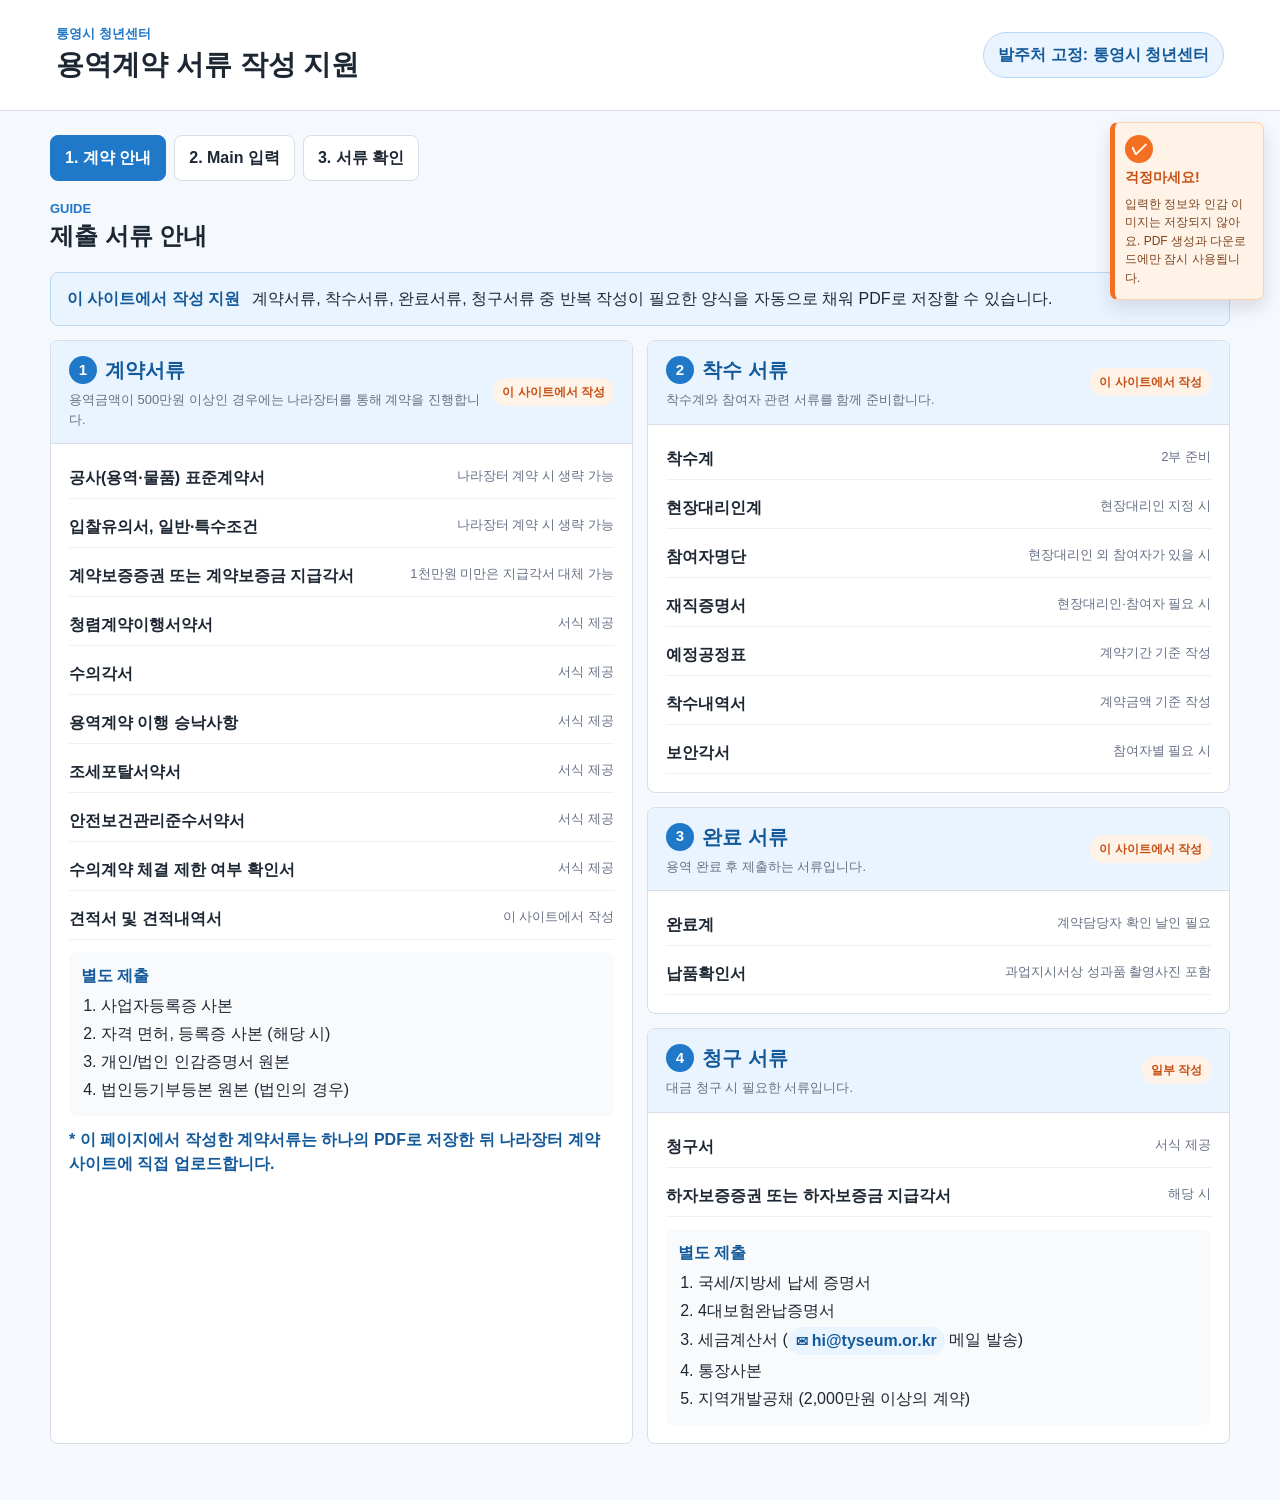
<file: contract/index.html>
<!doctype html>
<html lang="ko">
  <head>
    <meta charset="UTF-8" />
    <meta name="viewport" content="width=device-width, initial-scale=1.0" />
    <title>통영시 청년센터 용역계약 서류 작성 지원</title>
    <link rel="stylesheet" href="styles.css" />
  </head>
  <body>
    <header class="topbar">
      <div>
        <p class="eyebrow">통영시 청년센터</p>
        <h1>용역계약 서류 작성 지원</h1>
      </div>
      <div class="agency-chip">발주처 고정: 통영시 청년센터</div>
    </header>

    <main>
      <aside class="notice" aria-label="데이터 미저장 안내">
        <strong>걱정마세요!</strong>
        <span>
          입력한 정보와 인감 이미지는 저장되지 않아요. PDF 생성과 다운로드에만 잠시 사용됩니다.
        </span>
      </aside>

      <nav class="steps" aria-label="작성 단계">
        <button class="step-button active" data-screen="guide">1. 계약 안내</button>
        <button class="step-button" data-screen="main">2. Main 입력</button>
        <button class="step-button" data-screen="preview">3. 서류 확인</button>
      </nav>

      <section id="guide" class="screen active">
        <div class="section-heading">
          <div>
            <p class="eyebrow">Guide</p>
            <h2>제출 서류 안내</h2>
          </div>
          <button class="primary" data-next="main">작성 시작</button>
        </div>

        <div class="guide-summary">
          <strong>이 사이트에서 작성 지원</strong>
          <span>계약서류, 착수서류, 완료서류, 청구서류 중 반복 작성이 필요한 양식을 자동으로 채워 PDF로 저장할 수 있습니다.</span>
        </div>

        <div class="guide-grid">
          <article class="guide-card featured">
            <div class="card-title-row">
              <div>
                <h3><span class="title-badge">1</span> 계약서류</h3>
                <p class="title-note">용역금액이 500만원 이상인 경우에는 나라장터를 통해 계약을 진행합니다.</p>
              </div>
              <span class="status-pill">이 사이트에서 작성</span>
            </div>
            <ul class="document-list">
              <li><span>공사(용역·물품) 표준계약서</span><em>나라장터 계약 시 생략 가능</em></li>
              <li><span>입찰유의서, 일반·특수조건</span><em>나라장터 계약 시 생략 가능</em></li>
              <li><span>계약보증증권 또는 계약보증금 지급각서</span><em>1천만원 미만은 지급각서 대체 가능</em></li>
              <li><span>청렴계약이행서약서</span><em>서식 제공</em></li>
              <li><span>수의각서</span><em>서식 제공</em></li>
              <li><span>용역계약 이행 승낙사항</span><em>서식 제공</em></li>
              <li><span>조세포탈서약서</span><em>서식 제공</em></li>
              <li><span>안전보건관리준수서약서</span><em>서식 제공</em></li>
              <li><span>수의계약 체결 제한 여부 확인서</span><em>서식 제공</em></li>
              <li><span>견적서 및 견적내역서</span><em>이 사이트에서 작성</em></li>
            </ul>
            <div class="separate-box">
              <strong>별도 제출</strong>
              <ol>
                <li>사업자등록증 사본</li>
                <li>자격 면허, 등록증 사본 (해당 시)</li>
                <li>개인/법인 인감증명서 원본</li>
                <li>법인등기부등본 원본 (법인의 경우)</li>
              </ol>
            </div>
            <p class="drive-path">* 이 페이지에서 작성한 계약서류는 하나의 PDF로 저장한 뒤 나라장터 계약사이트에 직접 업로드합니다.</p>
          </article>

          <article class="guide-card">
            <div class="card-title-row">
              <div>
                <h3><span class="title-badge">2</span> 착수 서류</h3>
                <p class="title-note">착수계와 참여자 관련 서류를 함께 준비합니다.</p>
              </div>
              <span class="status-pill">이 사이트에서 작성</span>
            </div>
            <ul class="document-list">
              <li><span>착수계</span><em>2부 준비</em></li>
              <li><span>현장대리인계</span><em>현장대리인 지정 시</em></li>
              <li><span>참여자명단</span><em>현장대리인 외 참여자가 있을 시</em></li>
              <li><span>재직증명서</span><em>현장대리인·참여자 필요 시</em></li>
              <li><span>예정공정표</span><em>계약기간 기준 작성</em></li>
              <li><span>착수내역서</span><em>계약금액 기준 작성</em></li>
              <li><span>보안각서</span><em>참여자별 필요 시</em></li>
            </ul>
          </article>

          <article class="guide-card">
            <div class="card-title-row">
              <div>
                <h3><span class="title-badge">3</span> 완료 서류</h3>
                <p class="title-note">용역 완료 후 제출하는 서류입니다.</p>
              </div>
              <span class="status-pill">이 사이트에서 작성</span>
            </div>
            <ul class="document-list">
              <li><span>완료계</span><em>계약담당자 확인 날인 필요</em></li>
              <li><span>납품확인서</span><em>과업지시서상 성과품 촬영사진 포함</em></li>
            </ul>
          </article>

          <article class="guide-card">
            <div class="card-title-row">
              <div>
                <h3><span class="title-badge">4</span> 청구 서류</h3>
                <p class="title-note">대금 청구 시 필요한 서류입니다.</p>
              </div>
              <span class="status-pill">일부 작성</span>
            </div>
            <ul class="document-list">
              <li><span>청구서</span><em>서식 제공</em></li>
              <li><span>하자보증증권 또는 하자보증금 지급각서</span><em>해당 시</em></li>
            </ul>
            <div class="separate-box">
              <strong>별도 제출</strong>
              <ol>
                <li>국세/지방세 납세 증명서</li>
                <li>4대보험완납증명서</li>
                <li>세금계산서 (<span class="mail-chip">hi@tyseum.or.kr</span> 메일 발송)</li>
                <li>통장사본</li>
                <li>지역개발공채 (2,000만원 이상의 계약)</li>
              </ol>
            </div>
          </article>
        </div>
      </section>

      <section id="main" class="screen">
        <div class="section-heading">
          <div>
            <p class="eyebrow">Main</p>
            <h2>계약 기본정보 입력</h2>
          </div>
          <button class="primary" data-next="preview">서류 확인</button>
        </div>

        <form id="contractForm" class="main-form" autocomplete="off">
          <div class="input-tabs-heading">
            <strong>입력할 정보 선택</strong>
            <span>계약 기본정보를 먼저 입력하면 계약서류 PDF에 자동 반영됩니다.</span>
          </div>
          <div class="input-tabs" role="tablist" aria-label="입력 구분">
            <button type="button" class="input-tab active" data-input-tab="basic" role="tab" aria-selected="true">
              <span class="tab-kicker">입력 1</span>
              <strong>계약 기본정보</strong>
              <em>업체정보, 계약정보, 인감</em>
              <span class="tab-arrow" aria-hidden="true"></span>
            </button>
            <button type="button" class="input-tab" data-input-tab="after" role="tab" aria-selected="false">
              <span class="tab-kicker">입력 2</span>
              <strong>착수·완료·청구정보</strong>
              <em>수행인력, 기간, 청구 계좌</em>
              <span class="tab-arrow" aria-hidden="true"></span>
            </button>
            <button type="button" class="input-tab" data-input-tab="estimate" role="tab" aria-selected="false">
              <span class="tab-kicker">입력 3</span>
              <strong>견적서(시뮬레이션)</strong>
              <em>인건비, 운영비, 관리비·이윤</em>
              <span class="tab-arrow" aria-hidden="true"></span>
            </button>
          </div>

          <div class="input-tab-panel active" data-input-panel="basic" role="tabpanel">
            <div class="form-grid">
              <fieldset>
                <legend>업체정보</legend>
                <p class="fieldset-note">사업자등록증 기준으로 입력해주세요.</p>
                <label>업체명 <input name="company" required placeholder="업체명을 적어주세요." /></label>
                <label>주소 <input name="address" required placeholder="사업자등록증의 주소를 적어주세요." /></label>
                <label>대표자 <input name="ceo" required placeholder="대표자명을 적어주세요." /></label>
                <label>업종 <input name="businessType" placeholder="사업자등록증의 업종을 적어주세요." /></label>
                <label>
                  사업자 구분
                  <select name="businessEntityType">
                    <option value="">선택</option>
                    <option value="corporation">법인사업자</option>
                    <option value="individual">개인사업자</option>
                    <option value="group">단체</option>
                    <option value="other">기타</option>
                  </select>
                </label>
                <label>사업자등록번호 <input name="businessNumber" required placeholder="사업자등록번호를 적어주세요." /></label>
                <label>전화번호 <input name="phone" placeholder="연락 가능한 전화번호를 적어주세요." /></label>
                <label>
                  계약담당자명
                  <input name="contractContact" placeholder="계약 관련 연락을 받을 담당자명을 적어주세요." />
                  <span class="field-help">비워두면 대표자명으로 표시됩니다.</span>
                </label>
                <label>
                  계약담당자 연락처
                  <input name="contractContactPhone" placeholder="계약담당자 연락처를 적어주세요." />
                  <span class="field-help">비워두면 업체 전화번호로 표시됩니다.</span>
                </label>
                <label>
                  세금계산서 수신 이메일
                  <input name="invoiceEmail" type="email" required placeholder="세금계산서 처리를 위한 이메일주소를 적어주세요." />
                  <span class="field-help">회계처리와 세금계산서 발행 안내에 사용할 이메일입니다.</span>
                </label>
                <label>
                  회계담당자명
                  <input name="accountingContact" placeholder="대표자와 다르면 회계담당자명을 적어주세요." />
                  <span class="field-help">선택 입력입니다. 비워두면 대표자 기준으로 안내합니다.</span>
                </label>
              </fieldset>

              <fieldset>
                <legend>계약정보</legend>
                <p class="fieldset-note">계약명과 금액은 모든 서류에 반복 반영됩니다.</p>
                <label>발주처 <input name="agency" value="통영시 청년센터" disabled /></label>
                <label>
                  계약 구분
                  <select name="contractType">
                    <option value="">선택</option>
                    <option value="용역">용역</option>
                    <option value="공사">공사</option>
                    <option value="물품">물품</option>
                  </select>
                </label>
                <label>계약번호 <input name="contractNo" placeholder="계약번호가 있으면 적어주세요." /></label>
                <label>계약명 <input name="contractTitle" required placeholder="계약명을 적어주세요." /></label>
                <label>계약일자 <input name="contractDate" type="date" required /></label>
                <label>
                  계약금액
                  <span class="amount-input-wrap">
                    <input name="amount" inputmode="numeric" required placeholder="계약금액을 숫자로 적어주세요." />
                    <span class="amount-korean" data-korean-for="amount"></span>
                  </span>
                </label>
                <label>
                  계약보증금
                  <span class="amount-input-wrap">
                    <input name="guarantee" disabled />
                    <span class="amount-korean" data-korean-for="guarantee"></span>
                  </span>
                </label>
              </fieldset>

              <fieldset>
                <legend>인감 이미지</legend>
                <p class="fieldset-note">인감은 선택사항입니다. 등록하면 PDF에 반영되고, 등록하지 않으면 출력 후 직접 날인하면 됩니다.</p>
                <div class="seal-panel">
                  <div class="seal-upload-grid">
                    <div class="seal-upload-card" data-seal-card="registered">
                      <strong>인감증명서상 인감</strong>
                      <label class="file-label">
                        PNG/JPG 업로드
                        <input type="file" accept="image/png,image/jpeg" data-seal-input="registered" />
                      </label>
                      <div class="seal-status muted" data-seal-status="registered">미등록, 사용인감계에서 직접 날인 가능</div>
                      <div class="seal-preview-wrap">
                        <img class="seal-preview" data-seal-preview="registered" alt="인감증명서상 인감 미리보기" />
                      </div>
                      <button type="button" class="secondary" data-remove-seal="registered">삭제</button>
                    </div>
                    <div class="seal-upload-card" data-seal-card="use">
                      <strong>사용인감</strong>
                      <label class="file-label">
                        PNG/JPG 업로드
                        <input type="file" accept="image/png,image/jpeg" data-seal-input="use" />
                      </label>
                      <div class="seal-status muted" data-seal-status="use">미등록, 출력 후 직접 날인 필요</div>
                      <div class="seal-preview-wrap">
                        <img class="seal-preview" data-seal-preview="use" alt="사용인감 미리보기" />
                      </div>
                      <button type="button" class="secondary" data-remove-seal="use">삭제</button>
                    </div>
                  </div>
                  <p class="helper">
                    인감증명서상 인감과 실제 사용할 인감을 각각 등록할 수 있습니다. 사용인감은 각 서류 하단 날인 위치에 반영되고, 인감증명서상 인감은 사용인감계의 비교 칸에만 반영됩니다.
                  </p>
                </div>
              </fieldset>
            </div>
          </div>

          <div class="input-tab-panel" data-input-panel="after" role="tabpanel">
            <div class="form-grid">
              <fieldset>
                <legend>착수·완료·수행인력</legend>
                <p class="fieldset-note">현장대리인을 먼저 입력하고, 현장대리인 외 참여자가 있을 때만 참여자를 추가해주세요.</p>
                <label>착수일자 <input name="startDate" type="date" required /></label>
                <label>공기(일) <input name="duration" type="number" min="1" value="90" required /></label>
                <label>완료예정일 <input name="endDate" disabled /></label>
                <label>
                  현장대리인
                  <input name="agent" placeholder="계약 수행 책임자를 적어주세요." />
                  <span class="field-help">현장대리인은 계약 수행을 대표해 연락·책임을 맡는 기본 지정 인력입니다.</span>
                </label>
                <label>
                  현장대리인 직위
                  <input name="agentRole" placeholder="예: 대표, 팀장, 담당자" />
                </label>
                <label>
                  현장대리인 담당업무
                  <input name="agentTask" placeholder="예: 용역 총괄 및 일정 관리" />
                </label>
                <label>
                  추가 참여자명
                  <input name="participant" placeholder="현장대리인 외 참여자가 있으면 적어주세요." />
                  <span class="field-help">추가 참여자가 없으면 비워두어도 됩니다.</span>
                </label>
                <label>
                  추가 참여자 직위
                  <input name="participantRole" placeholder="추가 참여자가 있을 때만 적어주세요." />
                </label>
                <label>
                  추가 참여자 담당업무
                  <input name="participantTask" placeholder="추가 참여자가 있을 때만 적어주세요." />
                </label>
              </fieldset>

              <fieldset>
                <legend>청구 정보</legend>
                <p class="fieldset-note">완료 후 청구서에 들어갈 계좌 정보를 입력해주세요.</p>
                <label>
                  청구금액
                  <span class="amount-input-wrap">
                    <input name="claimAmount" inputmode="numeric" placeholder="비워두면 계약금액으로 표시됩니다." />
                    <span class="amount-korean" data-korean-for="claimAmount"></span>
                  </span>
                </label>
                <label>
                  선금금액
                  <span class="amount-input-wrap">
                    <input name="advanceAmount" inputmode="numeric" placeholder="선금이 없으면 비워두세요." />
                    <span class="amount-korean" data-korean-for="advanceAmount"></span>
                  </span>
                </label>
                <label>은행명 <input name="bankName" placeholder="예: 국민은행" /></label>
                <label>계좌번호 <input name="bankAccount" placeholder="입금받을 계좌번호를 적어주세요." /></label>
                <label>예금주 <input name="accountHolder" placeholder="비워두면 상호명으로 표시됩니다." /></label>
              </fieldset>

              <fieldset class="wide-fieldset schedule-input-fieldset">
                <legend>예정공정표</legend>
                <p class="fieldset-note">과업내용별 수행 구간을 입력하면 예정공정표에 막대형 일정표로 반영됩니다.</p>
                <p class="field-help" data-schedule-recommendation>공기(일)를 기준으로 적절한 기준과 칸 수를 추천합니다.</p>
                <div class="schedule-options">
                  <label>
                    기준
                    <select name="scheduleUnit">
                      <option value="일">일</option>
                      <option value="주차">주차</option>
                      <option value="월">월</option>
                    </select>
                  </label>
                  <label>
                    전체 칸 수
                    <input name="scheduleTotalSteps" type="number" min="1" max="20" value="10" />
                  </label>
                </div>
                <div class="schedule-row-head">
                  <span>과업내용</span>
                  <span>시작</span>
                  <span>종료</span>
                  <span>보고/비고</span>
                </div>
                <div data-schedule-rows>
                  <div class="schedule-input-row" data-schedule-row>
                    <input data-schedule-field="task" value="착수 및 자료검토" placeholder="과업내용" />
                    <input data-schedule-field="start" type="number" min="1" value="1" />
                    <input data-schedule-field="end" type="number" min="1" value="1" />
                    <input data-schedule-field="note" value="착수보고" placeholder="보고/비고" />
                    <button type="button" class="secondary row-remove" data-remove-schedule-row>삭제</button>
                  </div>
                  <div class="schedule-input-row" data-schedule-row>
                    <input data-schedule-field="task" value="과업 수행" placeholder="과업내용" />
                    <input data-schedule-field="start" type="number" min="1" value="2" />
                    <input data-schedule-field="end" type="number" min="1" value="8" />
                    <input data-schedule-field="note" placeholder="보고/비고" />
                    <button type="button" class="secondary row-remove" data-remove-schedule-row>삭제</button>
                  </div>
                  <div class="schedule-input-row" data-schedule-row>
                    <input data-schedule-field="task" value="중간 점검" placeholder="과업내용" />
                    <input data-schedule-field="start" type="number" min="1" value="5" />
                    <input data-schedule-field="end" type="number" min="1" value="5" />
                    <input data-schedule-field="note" value="중간보고" placeholder="보고/비고" />
                    <button type="button" class="secondary row-remove" data-remove-schedule-row>삭제</button>
                  </div>
                  <div class="schedule-input-row" data-schedule-row>
                    <input data-schedule-field="task" value="결과 정리 및 제출" placeholder="과업내용" />
                    <input data-schedule-field="start" type="number" min="1" value="9" />
                    <input data-schedule-field="end" type="number" min="1" value="10" />
                    <input data-schedule-field="note" value="최종보고" placeholder="보고/비고" />
                    <button type="button" class="secondary row-remove" data-remove-schedule-row>삭제</button>
                  </div>
                </div>
                <button type="button" class="secondary small-button" data-add-schedule-row>과업 추가</button>
              </fieldset>
            </div>
          </div>

          <div class="input-tab-panel" data-input-panel="estimate" role="tabpanel">
            <fieldset class="wide-fieldset estimate-fieldset">
              <legend>견적서(시뮬레이션)</legend>
              <p class="fieldset-note">총사업비를 입력하면 공급가액과 부가세를 계산하고, 인건비·운영비 세부내역을 견적서 하단에 함께 출력합니다.</p>
              <div class="estimate-summary">
                <div>
                  <span>총사업비</span>
                  <input name="estimateTotal" class="estimate-total-input" inputmode="numeric" placeholder="총사업비 입력" />
                </div>
                <div><span>공급가액</span><strong data-estimate-supply>0원</strong></div>
                <div><span>부가세</span><strong data-estimate-vat>0원</strong></div>
              </div>
              <div class="estimate-section">
                <div class="estimate-section-head">
                  <strong>인건비</strong>
                  <button type="button" class="secondary small-button" data-add-estimate-row="labor">항목 추가</button>
                </div>
                <div class="estimate-row estimate-row-head" aria-hidden="true">
                  <span>세부내역</span><span>수량1</span><span></span><span>수량2</span><span></span><span>수량3</span><span></span><span>단가</span><span></span>
                </div>
                <div data-estimate-rows="labor">
                  <div class="estimate-row" data-estimate-row="labor">
                    <input data-estimate-field="detail" placeholder="세부내역" />
                    <input data-estimate-field="qty1" inputmode="numeric" placeholder="수량" />
                    <select data-estimate-field="unit1" data-selected-unit="명"></select>
                    <input data-estimate-field="qty2" inputmode="numeric" placeholder="수량" />
                    <select data-estimate-field="unit2"></select>
                    <input data-estimate-field="qty3" inputmode="numeric" />
                    <select data-estimate-field="unit3"></select>
                    <input data-estimate-field="unitPrice" inputmode="numeric" placeholder="단가" />
                    <button type="button" class="secondary row-remove" data-remove-estimate-row>삭제</button>
                  </div>
                </div>
              </div>
              <div class="estimate-section">
                <div class="estimate-section-head">
                  <strong>운영비</strong>
                  <button type="button" class="secondary small-button" data-add-estimate-row="operation">항목 추가</button>
                </div>
                <div class="estimate-row estimate-row-head" aria-hidden="true">
                  <span>세부내역</span><span>수량1</span><span></span><span>수량2</span><span></span><span>수량3</span><span></span><span>단가</span><span></span>
                </div>
                <div data-estimate-rows="operation">
                  <div class="estimate-row" data-estimate-row="operation">
                    <input data-estimate-field="detail" placeholder="세부내역" />
                    <input data-estimate-field="qty1" inputmode="numeric" placeholder="수량" />
                    <select data-estimate-field="unit1"></select>
                    <input data-estimate-field="qty2" inputmode="numeric" placeholder="수량" />
                    <select data-estimate-field="unit2"></select>
                    <input data-estimate-field="qty3" inputmode="numeric" />
                    <select data-estimate-field="unit3"></select>
                    <input data-estimate-field="unitPrice" inputmode="numeric" placeholder="단가" />
                    <button type="button" class="secondary row-remove" data-remove-estimate-row>삭제</button>
                  </div>
                </div>
              </div>
              <div class="estimate-calc-row">
                <div class="estimate-adjustment estimate-base-check">
                  <div><span>A. 소계(인건비+운영비)</span><strong data-estimate-subtotal>0원</strong></div>
                </div>
              </div>
              <div class="estimate-calc-row">
                <div class="estimate-fees">
                  <label class="estimate-fee-card">
                    <span class="fee-label-row">B. 일반관리비 <em>한도 <strong data-estimate-management-limit>0원</strong></em></span>
                    <input name="managementFee" inputmode="numeric" placeholder="일반관리비 입력" />
                    <span class="fee-status">
                      <em>현재 입력 <strong data-estimate-management-used>0원</strong></em>
                      <em>남은 한도 <strong data-estimate-management-remaining>0원</strong></em>
                    </span>
                  </label>
                </div>
                <div class="estimate-explain">일반관리비는 인건비와 운영비 합계(A)의 5% 이내로 입력할 수 있습니다.</div>
              </div>
              <div class="estimate-calc-row">
                <div class="estimate-fees">
                  <label class="estimate-fee-card">
                    <span class="fee-label-row">C. 기업이윤 <em>한도 <strong data-estimate-profit-limit>0원</strong></em></span>
                    <input name="profitFee" inputmode="numeric" placeholder="기업이윤 입력" />
                    <span class="fee-status">
                      <em>현재 입력 <strong data-estimate-profit-used>0원</strong></em>
                      <em>남은 한도 <strong data-estimate-profit-remaining>0원</strong></em>
                    </span>
                  </label>
                </div>
                <div class="estimate-explain">기업이윤은 인건비·운영비·일반관리비 합계(A+B)의 10% 이내로 입력할 수 있습니다.</div>
              </div>
              <div class="estimate-calc-row">
                <div class="estimate-adjustment estimate-final-check">
                  <div><span>D. 최종 공급가액</span><strong data-estimate-final-supply>0원</strong></div>
                </div>
                <div class="estimate-explain">최종 공급가액은 인건비, 운영비, 일반관리비, 기업이윤 합계(A+B+C)입니다.</div>
              </div>
              <div class="estimate-calc-row">
                <div class="estimate-adjustment estimate-final-check">
                  <div class="estimate-balance" data-estimate-balance-card>
                    <p data-estimate-balance-message>일반관리비와 기업이윤을 입력하면 최종 차액이 계산됩니다.</p>
                  </div>
                </div>
                <div class="estimate-explain">최종 차액(E)이 0원이 되면 총사업비와 견적금액이 일치합니다.</div>
              </div>
              <div class="estimate-actions">
                <button id="resetEstimate" type="button" class="secondary">견적서 초기화</button>
                <button id="printEstimatePdf" type="button" class="primary">견적서 PDF 다운로드</button>
              </div>
            </fieldset>
          </div>
        </form>
      </section>

      <section id="preview" class="screen">
        <div class="section-heading">
          <div>
            <p class="eyebrow">Preview</p>
            <h2>서류 확인 및 PDF 다운로드</h2>
          </div>
          <div class="actions">
            <button class="secondary" data-next="main">수정하기</button>
            <button id="printPdf" class="primary">PDF 다운로드</button>
          </div>
        </div>

        <div id="missingBox" class="missing-box" hidden></div>

        <aside id="documentNav" class="document-nav" aria-label="출력 문서 바로가기"></aside>

        <div class="document-checklist">
          <h3>출력 문서</h3>
          <div id="documentToggles" class="document-toggle-groups"></div>
        </div>

        <div id="printArea" class="print-area" aria-live="polite"></div>
      </section>
    </main>

    <script src="app.js"></script>
  </body>
</html>
</file>
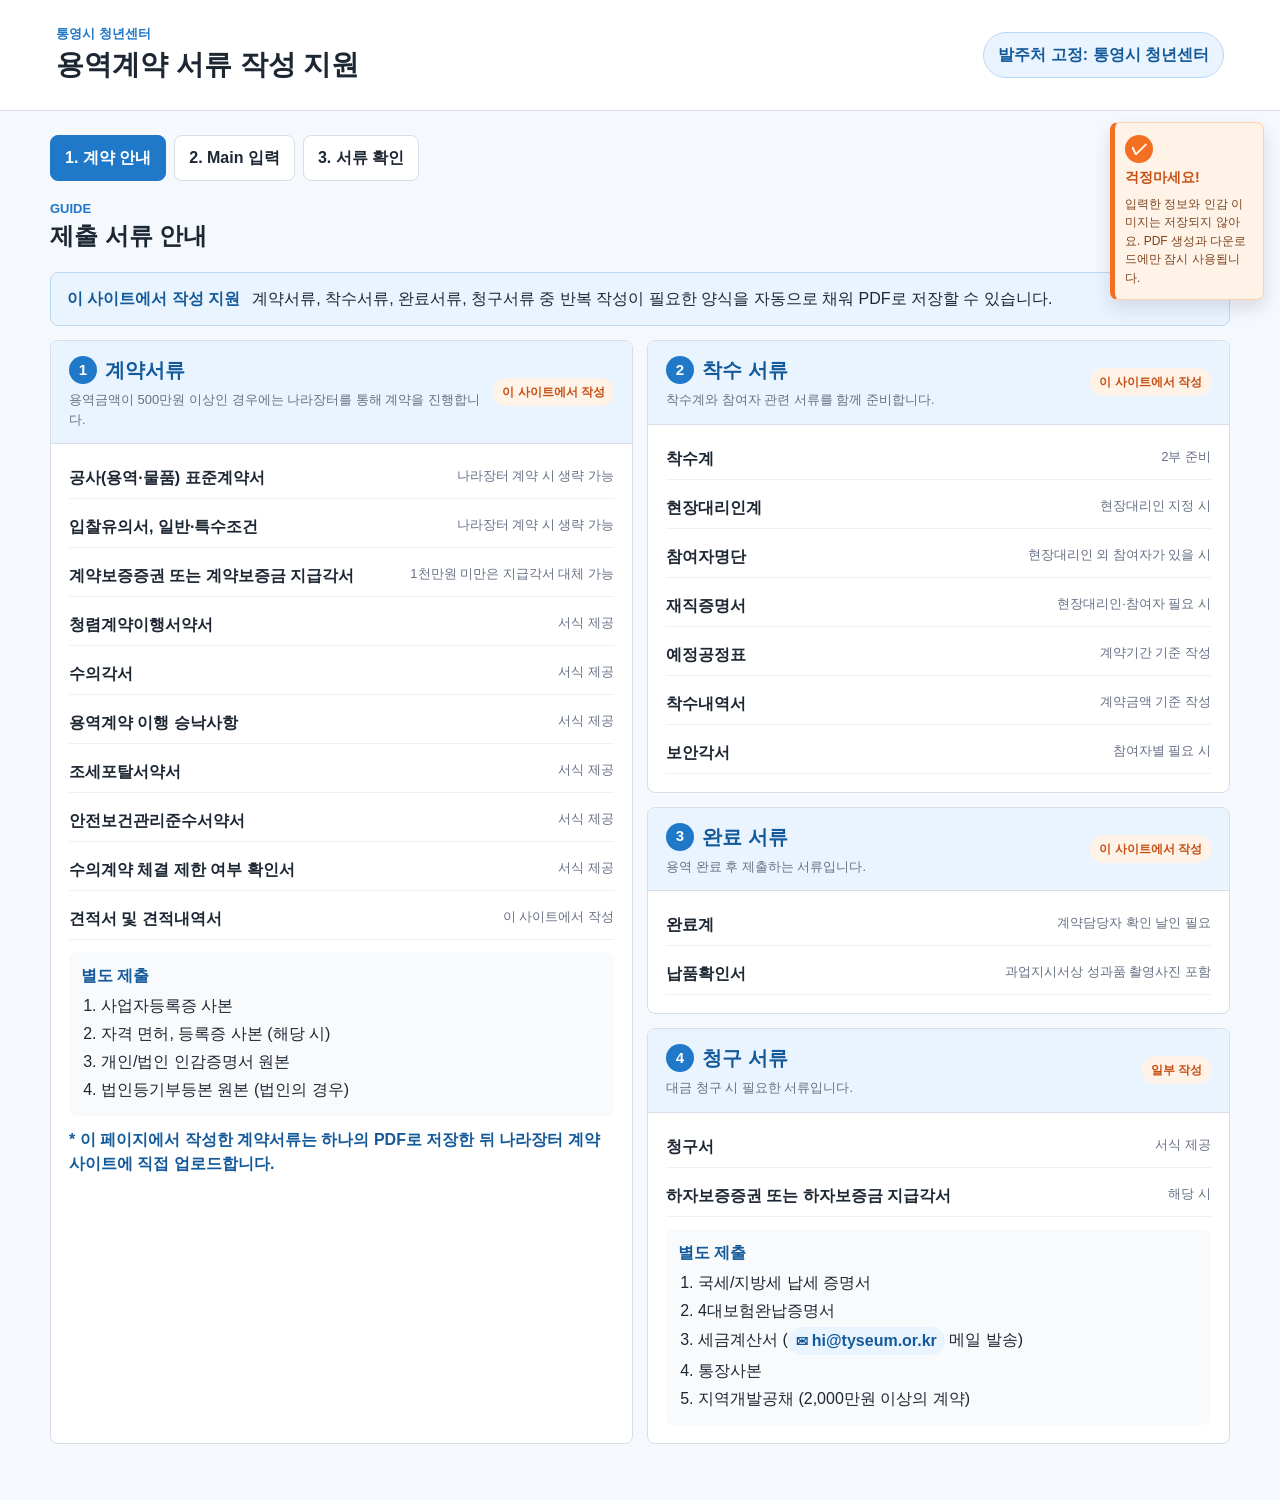
<file: contract/_backup_estimate_ui_before_suggestion_20260629/index.html>
<!doctype html>
<html lang="ko">
  <head>
    <meta charset="UTF-8" />
    <meta name="viewport" content="width=device-width, initial-scale=1.0" />
    <title>통영시 청년센터 용역계약 서류 작성 지원</title>
    <link rel="stylesheet" href="styles.css" />
  </head>
  <body>
    <header class="topbar">
      <div>
        <p class="eyebrow">통영시 청년센터</p>
        <h1>용역계약 서류 작성 지원</h1>
      </div>
      <div class="agency-chip">발주처 고정: 통영시 청년센터</div>
    </header>

    <main>
      <aside class="notice" aria-label="데이터 미저장 안내">
        <strong>걱정마세요!</strong>
        <span>
          입력한 정보와 인감 이미지는 저장되지 않아요. PDF 생성과 다운로드에만 잠시 사용됩니다.
        </span>
      </aside>

      <nav class="steps" aria-label="작성 단계">
        <button class="step-button active" data-screen="guide">1. 계약 안내</button>
        <button class="step-button" data-screen="main">2. Main 입력</button>
        <button class="step-button" data-screen="preview">3. 서류 확인</button>
      </nav>

      <section id="guide" class="screen active">
        <div class="section-heading">
          <div>
            <p class="eyebrow">Guide</p>
            <h2>제출 서류 안내</h2>
          </div>
          <button class="primary" data-next="main">작성 시작</button>
        </div>

        <div class="guide-summary">
          <strong>이 사이트에서 작성 지원</strong>
          <span>계약서류, 착수서류, 완료서류, 청구서류 중 반복 작성이 필요한 양식을 자동으로 채워 PDF로 저장할 수 있습니다.</span>
        </div>

        <div class="guide-grid">
          <article class="guide-card featured">
            <div class="card-title-row">
              <div>
                <h3><span class="title-badge">1</span> 계약서류</h3>
                <p class="title-note">용역금액이 500만원 이상인 경우에는 나라장터를 통해 계약을 진행합니다.</p>
              </div>
              <span class="status-pill">이 사이트에서 작성</span>
            </div>
            <ul class="document-list">
              <li><span>공사(용역·물품) 표준계약서</span><em>나라장터 계약 시 생략 가능</em></li>
              <li><span>입찰유의서, 일반·특수조건</span><em>나라장터 계약 시 생략 가능</em></li>
              <li><span>계약보증증권 또는 계약보증금 지급각서</span><em>1천만원 미만은 지급각서 대체 가능</em></li>
              <li><span>청렴계약이행서약서</span><em>서식 제공</em></li>
              <li><span>수의각서</span><em>서식 제공</em></li>
              <li><span>용역계약 이행 승낙사항</span><em>서식 제공</em></li>
              <li><span>조세포탈서약서</span><em>서식 제공</em></li>
              <li><span>안전보건관리준수서약서</span><em>서식 제공</em></li>
              <li><span>수의계약 체결 제한 여부 확인서</span><em>서식 제공</em></li>
              <li><span>견적서 및 견적내역서</span><em>이 사이트에서 작성</em></li>
            </ul>
            <div class="separate-box">
              <strong>별도 제출</strong>
              <ol>
                <li>사업자등록증 사본</li>
                <li>자격 면허, 등록증 사본 (해당 시)</li>
                <li>개인/법인 인감증명서 원본</li>
                <li>법인등기부등본 원본 (법인의 경우)</li>
              </ol>
            </div>
            <p class="drive-path">* 이 페이지에서 작성한 계약서류는 하나의 PDF로 저장한 뒤 나라장터 계약사이트에 직접 업로드합니다.</p>
          </article>

          <article class="guide-card">
            <div class="card-title-row">
              <div>
                <h3><span class="title-badge">2</span> 착수 서류</h3>
                <p class="title-note">착수계와 참여자 관련 서류를 함께 준비합니다.</p>
              </div>
              <span class="status-pill">이 사이트에서 작성</span>
            </div>
            <ul class="document-list">
              <li><span>착수계</span><em>2부 준비</em></li>
              <li><span>현장대리인계</span><em>현장대리인 지정 시</em></li>
              <li><span>참여자명단</span><em>현장대리인 외 참여자가 있을 시</em></li>
              <li><span>재직증명서</span><em>현장대리인·참여자 필요 시</em></li>
              <li><span>예정공정표</span><em>계약기간 기준 작성</em></li>
              <li><span>착수내역서</span><em>계약금액 기준 작성</em></li>
              <li><span>보안각서</span><em>참여자별 필요 시</em></li>
            </ul>
          </article>

          <article class="guide-card">
            <div class="card-title-row">
              <div>
                <h3><span class="title-badge">3</span> 완료 서류</h3>
                <p class="title-note">용역 완료 후 제출하는 서류입니다.</p>
              </div>
              <span class="status-pill">이 사이트에서 작성</span>
            </div>
            <ul class="document-list">
              <li><span>완료계</span><em>계약담당자 확인 날인 필요</em></li>
              <li><span>납품확인서</span><em>과업지시서상 성과품 촬영사진 포함</em></li>
            </ul>
          </article>

          <article class="guide-card">
            <div class="card-title-row">
              <div>
                <h3><span class="title-badge">4</span> 청구 서류</h3>
                <p class="title-note">대금 청구 시 필요한 서류입니다.</p>
              </div>
              <span class="status-pill">일부 작성</span>
            </div>
            <ul class="document-list">
              <li><span>청구서</span><em>서식 제공</em></li>
              <li><span>하자보증증권 또는 하자보증금 지급각서</span><em>해당 시</em></li>
            </ul>
            <div class="separate-box">
              <strong>별도 제출</strong>
              <ol>
                <li>국세/지방세 납세 증명서</li>
                <li>4대보험완납증명서</li>
                <li>세금계산서 (<span class="mail-chip">hi@tyseum.or.kr</span> 메일 발송)</li>
                <li>통장사본</li>
                <li>지역개발공채 (2,000만원 이상의 계약)</li>
              </ol>
            </div>
          </article>
        </div>
      </section>

      <section id="main" class="screen">
        <div class="section-heading">
          <div>
            <p class="eyebrow">Main</p>
            <h2>계약 기본정보 입력</h2>
          </div>
          <button class="primary" data-next="preview">서류 확인</button>
        </div>

        <form id="contractForm" class="main-form" autocomplete="off">
          <div class="input-tabs-heading">
            <strong>입력할 정보 선택</strong>
            <span>계약 기본정보를 먼저 입력하면 계약서류 PDF에 자동 반영됩니다.</span>
          </div>
          <div class="input-tabs" role="tablist" aria-label="입력 구분">
            <button type="button" class="input-tab active" data-input-tab="basic" role="tab" aria-selected="true">
              <span class="tab-kicker">입력 1</span>
              <strong>계약 기본정보</strong>
              <em>업체정보, 계약정보, 인감</em>
              <span class="tab-arrow" aria-hidden="true"></span>
            </button>
            <button type="button" class="input-tab" data-input-tab="after" role="tab" aria-selected="false">
              <span class="tab-kicker">입력 2</span>
              <strong>착수·완료·청구정보</strong>
              <em>수행인력, 기간, 청구 계좌</em>
              <span class="tab-arrow" aria-hidden="true"></span>
            </button>
            <button type="button" class="input-tab" data-input-tab="estimate" role="tab" aria-selected="false">
              <span class="tab-kicker">입력 3</span>
              <strong>견적서(시뮬레이션)</strong>
              <em>인건비, 운영비, 관리비·이윤</em>
              <span class="tab-arrow" aria-hidden="true"></span>
            </button>
          </div>

          <div class="input-tab-panel active" data-input-panel="basic" role="tabpanel">
            <div class="form-grid">
              <fieldset>
                <legend>업체정보</legend>
                <p class="fieldset-note">사업자등록증 기준으로 입력해주세요.</p>
                <label>업체명 <input name="company" required placeholder="업체명을 적어주세요." /></label>
                <label>주소 <input name="address" required placeholder="사업자등록증의 주소를 적어주세요." /></label>
                <label>대표자 <input name="ceo" required placeholder="대표자명을 적어주세요." /></label>
                <label>업종 <input name="businessType" placeholder="사업자등록증의 업종을 적어주세요." /></label>
                <label>
                  사업자 구분
                  <select name="businessEntityType">
                    <option value="">선택</option>
                    <option value="corporation">법인사업자</option>
                    <option value="individual">개인사업자</option>
                    <option value="group">단체</option>
                    <option value="other">기타</option>
                  </select>
                </label>
                <label>사업자등록번호 <input name="businessNumber" required placeholder="사업자등록번호를 적어주세요." /></label>
                <label>전화번호 <input name="phone" placeholder="연락 가능한 전화번호를 적어주세요." /></label>
                <label>
                  계약담당자명
                  <input name="contractContact" placeholder="계약 관련 연락을 받을 담당자명을 적어주세요." />
                  <span class="field-help">비워두면 대표자명으로 표시됩니다.</span>
                </label>
                <label>
                  계약담당자 연락처
                  <input name="contractContactPhone" placeholder="계약담당자 연락처를 적어주세요." />
                  <span class="field-help">비워두면 업체 전화번호로 표시됩니다.</span>
                </label>
                <label>
                  세금계산서 수신 이메일
                  <input name="invoiceEmail" type="email" required placeholder="세금계산서 처리를 위한 이메일주소를 적어주세요." />
                  <span class="field-help">회계처리와 세금계산서 발행 안내에 사용할 이메일입니다.</span>
                </label>
                <label>
                  회계담당자명
                  <input name="accountingContact" placeholder="대표자와 다르면 회계담당자명을 적어주세요." />
                  <span class="field-help">선택 입력입니다. 비워두면 대표자 기준으로 안내합니다.</span>
                </label>
              </fieldset>

              <fieldset>
                <legend>계약정보</legend>
                <p class="fieldset-note">계약명과 금액은 모든 서류에 반복 반영됩니다.</p>
                <label>발주처 <input name="agency" value="통영시 청년센터" disabled /></label>
                <label>
                  계약 구분
                  <select name="contractType">
                    <option value="">선택</option>
                    <option value="용역">용역</option>
                    <option value="공사">공사</option>
                    <option value="물품">물품</option>
                  </select>
                </label>
                <label>계약번호 <input name="contractNo" placeholder="계약번호가 있으면 적어주세요." /></label>
                <label>계약명 <input name="contractTitle" required placeholder="계약명을 적어주세요." /></label>
                <label>계약일자 <input name="contractDate" type="date" required /></label>
                <label>
                  계약금액
                  <span class="amount-input-wrap">
                    <input name="amount" inputmode="numeric" required placeholder="계약금액을 숫자로 적어주세요." />
                    <span class="amount-korean" data-korean-for="amount"></span>
                  </span>
                </label>
                <label>
                  계약보증금
                  <span class="amount-input-wrap">
                    <input name="guarantee" disabled />
                    <span class="amount-korean" data-korean-for="guarantee"></span>
                  </span>
                </label>
              </fieldset>

              <fieldset>
                <legend>인감 이미지</legend>
                <p class="fieldset-note">인감은 선택사항입니다. 등록하면 PDF에 반영되고, 등록하지 않으면 출력 후 직접 날인하면 됩니다.</p>
                <div class="seal-panel">
                  <div class="seal-upload-grid">
                    <div class="seal-upload-card" data-seal-card="registered">
                      <strong>인감증명서상 인감</strong>
                      <label class="file-label">
                        PNG/JPG 업로드
                        <input type="file" accept="image/png,image/jpeg" data-seal-input="registered" />
                      </label>
                      <div class="seal-status muted" data-seal-status="registered">미등록, 사용인감계에서 직접 날인 가능</div>
                      <div class="seal-preview-wrap">
                        <img class="seal-preview" data-seal-preview="registered" alt="인감증명서상 인감 미리보기" />
                      </div>
                      <button type="button" class="secondary" data-remove-seal="registered">삭제</button>
                    </div>
                    <div class="seal-upload-card" data-seal-card="use">
                      <strong>사용인감</strong>
                      <label class="file-label">
                        PNG/JPG 업로드
                        <input type="file" accept="image/png,image/jpeg" data-seal-input="use" />
                      </label>
                      <div class="seal-status muted" data-seal-status="use">미등록, 출력 후 직접 날인 필요</div>
                      <div class="seal-preview-wrap">
                        <img class="seal-preview" data-seal-preview="use" alt="사용인감 미리보기" />
                      </div>
                      <button type="button" class="secondary" data-remove-seal="use">삭제</button>
                    </div>
                  </div>
                  <p class="helper">
                    인감증명서상 인감과 실제 사용할 인감을 각각 등록할 수 있습니다. 사용인감은 각 서류 하단 날인 위치에 반영되고, 인감증명서상 인감은 사용인감계의 비교 칸에만 반영됩니다.
                  </p>
                </div>
              </fieldset>
            </div>
          </div>

          <div class="input-tab-panel" data-input-panel="after" role="tabpanel">
            <div class="form-grid">
              <fieldset>
                <legend>착수·완료·수행인력</legend>
                <p class="fieldset-note">현장대리인을 먼저 입력하고, 현장대리인 외 참여자가 있을 때만 참여자를 추가해주세요.</p>
                <label>착수일자 <input name="startDate" type="date" required /></label>
                <label>공기(일) <input name="duration" type="number" min="1" value="90" required /></label>
                <label>완료예정일 <input name="endDate" disabled /></label>
                <label>
                  현장대리인
                  <input name="agent" placeholder="계약 수행 책임자를 적어주세요." />
                  <span class="field-help">현장대리인은 계약 수행을 대표해 연락·책임을 맡는 기본 지정 인력입니다.</span>
                </label>
                <label>
                  현장대리인 직위
                  <input name="agentRole" placeholder="예: 대표, 팀장, 담당자" />
                </label>
                <label>
                  현장대리인 담당업무
                  <input name="agentTask" placeholder="예: 용역 총괄 및 일정 관리" />
                </label>
                <label>
                  추가 참여자명
                  <input name="participant" placeholder="현장대리인 외 참여자가 있으면 적어주세요." />
                  <span class="field-help">추가 참여자가 없으면 비워두어도 됩니다.</span>
                </label>
                <label>
                  추가 참여자 직위
                  <input name="participantRole" placeholder="추가 참여자가 있을 때만 적어주세요." />
                </label>
                <label>
                  추가 참여자 담당업무
                  <input name="participantTask" placeholder="추가 참여자가 있을 때만 적어주세요." />
                </label>
              </fieldset>

              <fieldset>
                <legend>청구 정보</legend>
                <p class="fieldset-note">완료 후 청구서에 들어갈 계좌 정보를 입력해주세요.</p>
                <label>
                  청구금액
                  <span class="amount-input-wrap">
                    <input name="claimAmount" inputmode="numeric" placeholder="비워두면 계약금액으로 표시됩니다." />
                    <span class="amount-korean" data-korean-for="claimAmount"></span>
                  </span>
                </label>
                <label>
                  선금금액
                  <span class="amount-input-wrap">
                    <input name="advanceAmount" inputmode="numeric" placeholder="선금이 없으면 비워두세요." />
                    <span class="amount-korean" data-korean-for="advanceAmount"></span>
                  </span>
                </label>
                <label>은행명 <input name="bankName" placeholder="예: 국민은행" /></label>
                <label>계좌번호 <input name="bankAccount" placeholder="입금받을 계좌번호를 적어주세요." /></label>
                <label>예금주 <input name="accountHolder" placeholder="비워두면 상호명으로 표시됩니다." /></label>
              </fieldset>
            </div>
          </div>

          <div class="input-tab-panel" data-input-panel="estimate" role="tabpanel">
            <fieldset class="wide-fieldset estimate-fieldset">
              <legend>견적서(시뮬레이션)</legend>
              <p class="fieldset-note">총사업비를 입력하면 공급가액과 부가세를 계산하고, 인건비·운영비 세부내역을 견적서 하단에 함께 출력합니다.</p>
              <div class="estimate-summary">
                <div>
                  <span>총사업비</span>
                  <input name="estimateTotal" class="estimate-total-input" inputmode="numeric" placeholder="총사업비 입력" />
                </div>
                <div><span>공급가액</span><strong data-estimate-supply>0원</strong></div>
                <div><span>부가세</span><strong data-estimate-vat>0원</strong></div>
              </div>
              <div class="estimate-section">
                <div class="estimate-section-head">
                  <strong>인건비</strong>
                  <button type="button" class="secondary small-button" data-add-estimate-row="labor">항목 추가</button>
                </div>
                <div class="estimate-row estimate-row-head" aria-hidden="true">
                  <span>세부내역</span><span>수량1</span><span></span><span>수량2</span><span></span><span>수량3</span><span></span><span>단가</span><span></span>
                </div>
                <div data-estimate-rows="labor">
                  <div class="estimate-row" data-estimate-row="labor">
                    <input data-estimate-field="detail" placeholder="세부내역" />
                    <input data-estimate-field="qty1" inputmode="numeric" placeholder="수량" />
                    <select data-estimate-field="unit1" data-selected-unit="명"></select>
                    <input data-estimate-field="qty2" inputmode="numeric" placeholder="수량" />
                    <select data-estimate-field="unit2"></select>
                    <input data-estimate-field="qty3" inputmode="numeric" />
                    <select data-estimate-field="unit3"></select>
                    <input data-estimate-field="unitPrice" inputmode="numeric" placeholder="단가" />
                    <button type="button" class="secondary row-remove" data-remove-estimate-row>삭제</button>
                  </div>
                </div>
              </div>
              <div class="estimate-section">
                <div class="estimate-section-head">
                  <strong>운영비</strong>
                  <button type="button" class="secondary small-button" data-add-estimate-row="operation">항목 추가</button>
                </div>
                <div class="estimate-row estimate-row-head" aria-hidden="true">
                  <span>세부내역</span><span>수량1</span><span></span><span>수량2</span><span></span><span>수량3</span><span></span><span>단가</span><span></span>
                </div>
                <div data-estimate-rows="operation">
                  <div class="estimate-row" data-estimate-row="operation">
                    <input data-estimate-field="detail" placeholder="세부내역" />
                    <input data-estimate-field="qty1" inputmode="numeric" placeholder="수량" />
                    <select data-estimate-field="unit1"></select>
                    <input data-estimate-field="qty2" inputmode="numeric" placeholder="수량" />
                    <select data-estimate-field="unit2"></select>
                    <input data-estimate-field="qty3" inputmode="numeric" />
                    <select data-estimate-field="unit3"></select>
                    <input data-estimate-field="unitPrice" inputmode="numeric" placeholder="단가" />
                    <button type="button" class="secondary row-remove" data-remove-estimate-row>삭제</button>
                  </div>
                </div>
              </div>
              <div class="estimate-calc-row">
                <div class="estimate-adjustment estimate-base-check">
                  <div><span>A. 소계(인건비+운영비)</span><strong data-estimate-subtotal>0원</strong></div>
                </div>
              </div>
              <div class="estimate-calc-row">
                <div class="estimate-fees">
                  <label class="estimate-fee-card">
                    <span class="fee-label-row">B. 일반관리비 <em>한도 <strong data-estimate-management-limit>0원</strong></em></span>
                    <input name="managementFee" inputmode="numeric" placeholder="일반관리비 입력" />
                  </label>
                </div>
                <div class="estimate-explain">일반관리비는 인건비와 운영비 합계(A)의 5% 이내로 입력할 수 있습니다.</div>
              </div>
              <div class="estimate-calc-row">
                <div class="estimate-fees">
                  <label class="estimate-fee-card">
                    <span class="fee-label-row">C. 기업이윤 <em>한도 <strong data-estimate-profit-limit>0원</strong></em></span>
                    <input name="profitFee" inputmode="numeric" placeholder="기업이윤 입력" />
                  </label>
                </div>
                <div class="estimate-explain">기업이윤은 인건비·운영비·일반관리비 합계(A+B)의 10% 이내로 입력할 수 있습니다.</div>
              </div>
              <div class="estimate-calc-row">
                <div class="estimate-adjustment estimate-final-check">
                  <div><span>D. 최종 공급가액</span><strong data-estimate-final-supply>0원</strong></div>
                </div>
                <div class="estimate-explain">최종 공급가액은 인건비, 운영비, 일반관리비, 기업이윤 합계(A+B+C)입니다.</div>
              </div>
              <div class="estimate-calc-row">
                <div class="estimate-adjustment estimate-final-check">
                  <div class="estimate-balance" data-estimate-balance-card>
                    <p data-estimate-balance-message>일반관리비와 기업이윤을 입력하면 최종 차액이 계산됩니다.</p>
                  </div>
                </div>
                <div class="estimate-explain">최종 차액(E)이 0원이 되면 총사업비와 견적금액이 일치합니다.</div>
              </div>
              <div class="estimate-actions">
                <button id="resetEstimate" type="button" class="secondary">견적서 초기화</button>
                <button id="printEstimatePdf" type="button" class="primary">견적서 PDF 다운로드</button>
              </div>
            </fieldset>
          </div>
        </form>
      </section>

      <section id="preview" class="screen">
        <div class="section-heading">
          <div>
            <p class="eyebrow">Preview</p>
            <h2>서류 확인 및 PDF 다운로드</h2>
          </div>
          <div class="actions">
            <button class="secondary" data-next="main">수정하기</button>
            <button id="printPdf" class="primary">PDF 다운로드</button>
          </div>
        </div>

        <div id="missingBox" class="missing-box" hidden></div>

        <aside id="documentNav" class="document-nav" aria-label="출력 문서 바로가기"></aside>

        <div class="document-checklist">
          <h3>출력 문서</h3>
          <div id="documentToggles" class="document-toggle-groups"></div>
        </div>

        <div id="printArea" class="print-area" aria-live="polite"></div>
      </section>
    </main>

    <script src="app.js"></script>
  </body>
</html>
</file>
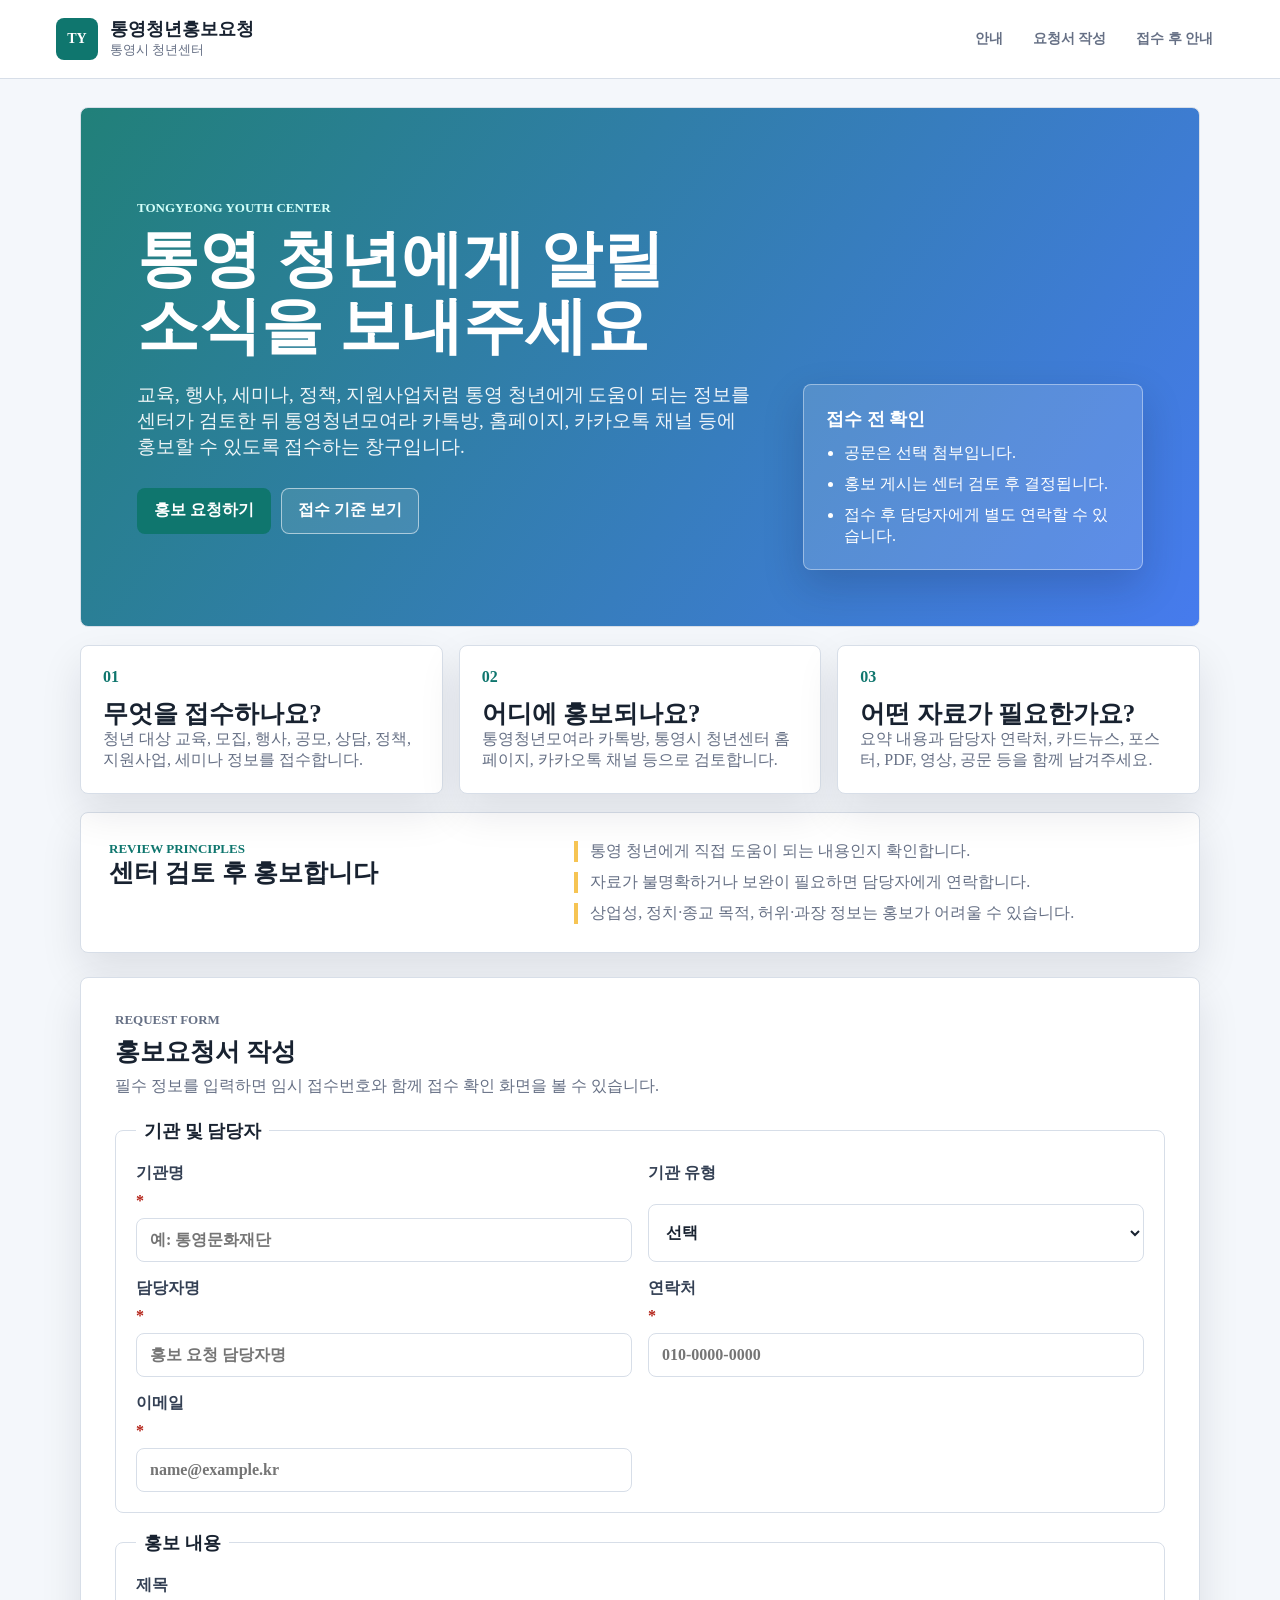
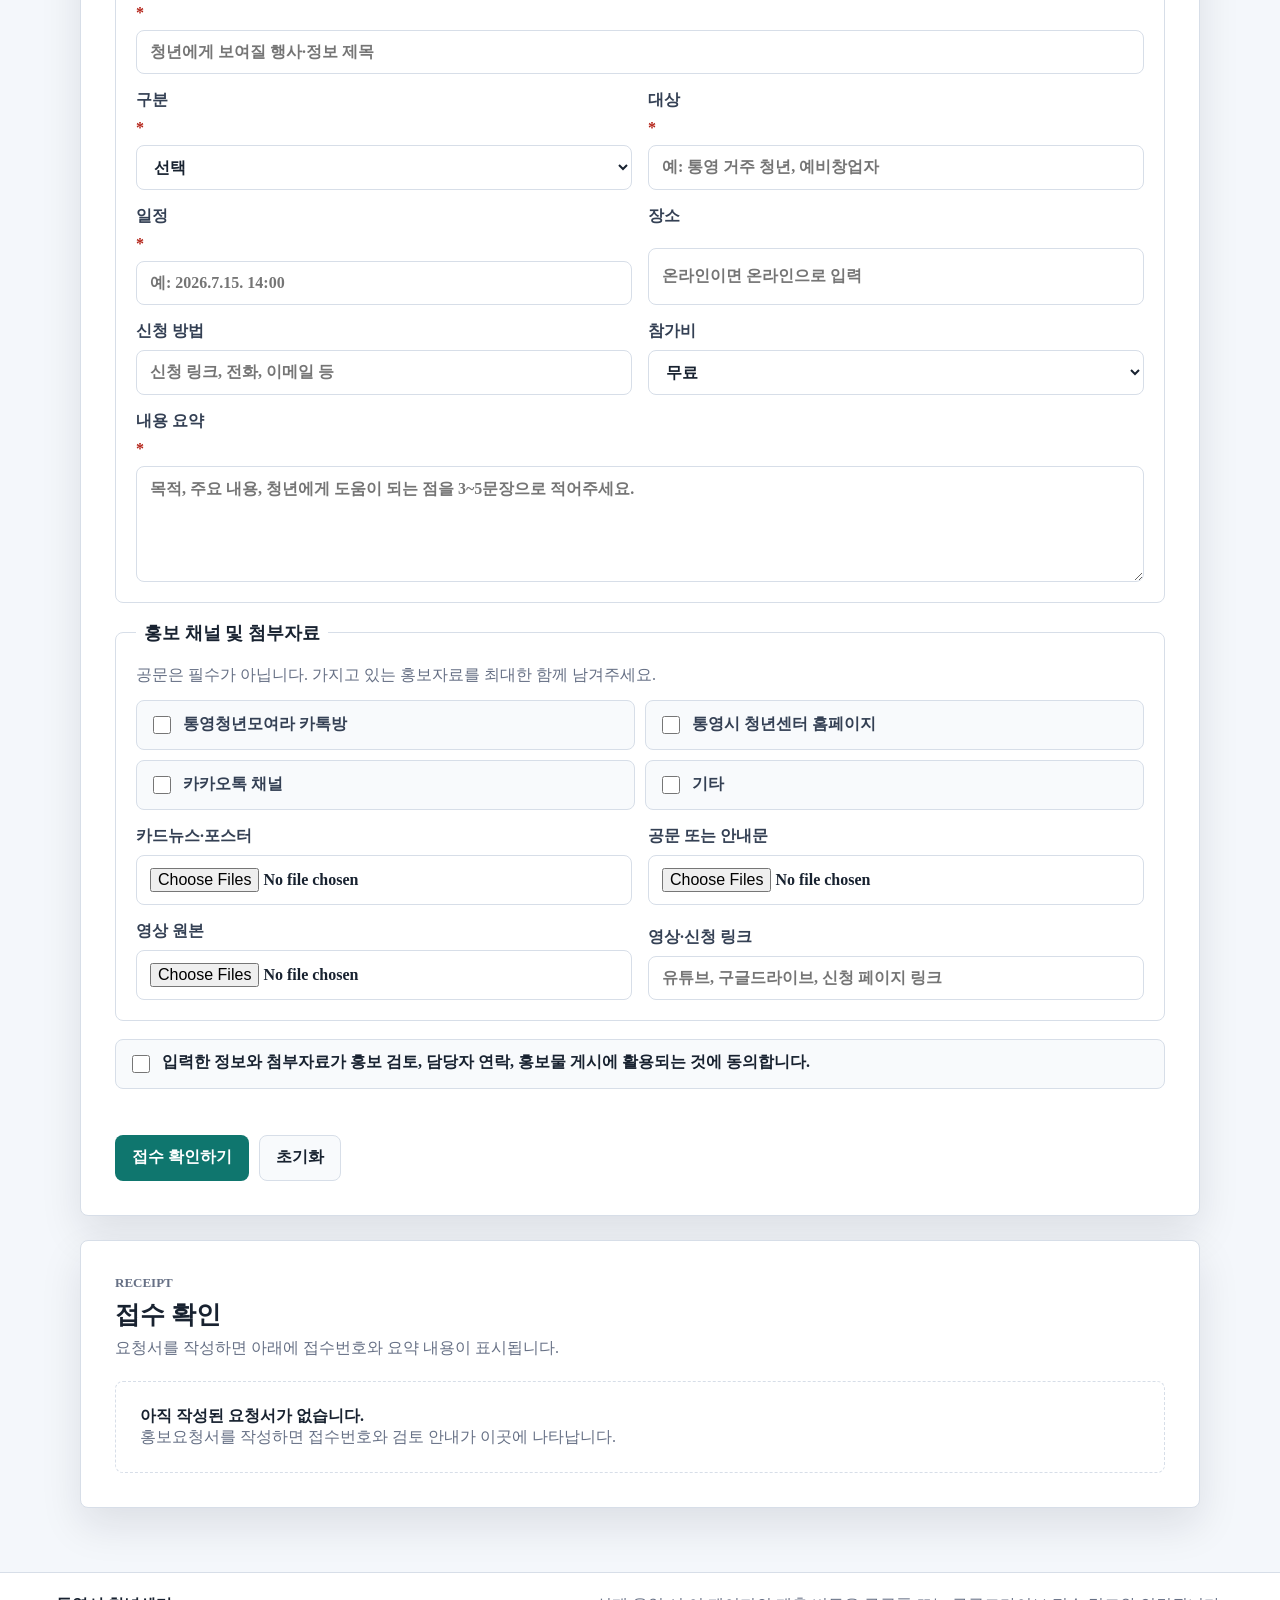
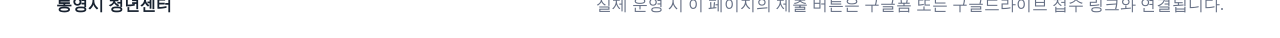
<file: contract/_backup_promo_overwrite_20260629/index.html>
<!doctype html>
<html lang="ko">
  <head>
    <meta charset="UTF-8" />
    <meta name="viewport" content="width=device-width, initial-scale=1.0" />
    <title>통영청년홍보요청</title>
    <link rel="stylesheet" href="styles.css" />
  </head>
  <body>
    <header class="site-header">
      <a class="brand" href="#guide" aria-label="통영청년홍보요청 처음으로">
        <span class="brand-mark">TY</span>
        <span>
          <strong>통영청년홍보요청</strong>
          <em>통영시 청년센터</em>
        </span>
      </a>
      <nav class="top-nav" aria-label="주요 단계">
        <a href="#guide">안내</a>
        <a href="#request">요청서 작성</a>
        <a href="#after">접수 후 안내</a>
      </nav>
    </header>

    <main>
      <section id="guide" class="hero">
        <div class="hero-copy">
          <p class="eyebrow">Tongyeong Youth Center</p>
          <h1>통영 청년에게 알릴 소식을 보내주세요</h1>
          <p class="hero-text">
            교육, 행사, 세미나, 정책, 지원사업처럼 통영 청년에게 도움이 되는 정보를
            센터가 검토한 뒤 통영청년모여라 카톡방, 홈페이지, 카카오톡 채널 등에
            홍보할 수 있도록 접수하는 창구입니다.
          </p>
          <div class="hero-actions">
            <a class="button primary" href="#request">홍보 요청하기</a>
            <a class="button ghost" href="#principles">접수 기준 보기</a>
          </div>
        </div>
        <aside class="hero-panel" aria-label="접수 요약">
          <strong>접수 전 확인</strong>
          <ul>
            <li>공문은 선택 첨부입니다.</li>
            <li>홍보 게시는 센터 검토 후 결정됩니다.</li>
            <li>접수 후 담당자에게 별도 연락할 수 있습니다.</li>
          </ul>
        </aside>
      </section>

      <section class="info-grid" aria-label="접수 안내">
        <article>
          <span class="card-number">01</span>
          <h2>무엇을 접수하나요?</h2>
          <p>청년 대상 교육, 모집, 행사, 공모, 상담, 정책, 지원사업, 세미나 정보를 접수합니다.</p>
        </article>
        <article>
          <span class="card-number">02</span>
          <h2>어디에 홍보되나요?</h2>
          <p>통영청년모여라 카톡방, 통영시 청년센터 홈페이지, 카카오톡 채널 등으로 검토합니다.</p>
        </article>
        <article>
          <span class="card-number">03</span>
          <h2>어떤 자료가 필요한가요?</h2>
          <p>요약 내용과 담당자 연락처, 카드뉴스, 포스터, PDF, 영상, 공문 등을 함께 남겨주세요.</p>
        </article>
      </section>

      <section id="principles" class="principles">
        <div>
          <p class="eyebrow">Review Principles</p>
          <h2>센터 검토 후 홍보합니다</h2>
        </div>
        <div class="principle-list">
          <p>통영 청년에게 직접 도움이 되는 내용인지 확인합니다.</p>
          <p>자료가 불명확하거나 보완이 필요하면 담당자에게 연락합니다.</p>
          <p>상업성, 정치·종교 목적, 허위·과장 정보는 홍보가 어려울 수 있습니다.</p>
        </div>
      </section>

      <section id="request" class="form-section">
        <div class="section-heading">
          <p class="eyebrow">Request Form</p>
          <h2>홍보요청서 작성</h2>
          <p>필수 정보를 입력하면 임시 접수번호와 함께 접수 확인 화면을 볼 수 있습니다.</p>
        </div>

        <form id="requestForm" class="request-form" novalidate>
          <fieldset>
            <legend>기관 및 담당자</legend>
            <div class="form-grid">
              <label>
                기관명 <span aria-hidden="true">*</span>
                <input name="organization" required placeholder="예: 통영문화재단" />
              </label>
              <label>
                기관 유형
                <select name="organizationType">
                  <option value="">선택</option>
                  <option>공공기관</option>
                  <option>교육기관</option>
                  <option>비영리단체</option>
                  <option>기업</option>
                  <option>청년단체</option>
                  <option>기타</option>
                </select>
              </label>
              <label>
                담당자명 <span aria-hidden="true">*</span>
                <input name="contactName" required placeholder="홍보 요청 담당자명" />
              </label>
              <label>
                연락처 <span aria-hidden="true">*</span>
                <input name="phone" required inputmode="tel" placeholder="010-0000-0000" />
              </label>
              <label>
                이메일 <span aria-hidden="true">*</span>
                <input name="email" required type="email" placeholder="name@example.kr" />
              </label>
            </div>
          </fieldset>

          <fieldset>
            <legend>홍보 내용</legend>
            <div class="form-grid">
              <label class="wide">
                제목 <span aria-hidden="true">*</span>
                <input name="title" required placeholder="청년에게 보여질 행사·정보 제목" />
              </label>
              <label>
                구분 <span aria-hidden="true">*</span>
                <select name="category" required>
                  <option value="">선택</option>
                  <option>교육</option>
                  <option>행사</option>
                  <option>세미나</option>
                  <option>정책</option>
                  <option>지원사업</option>
                  <option>모집</option>
                  <option>기타 정보</option>
                </select>
              </label>
              <label>
                대상 <span aria-hidden="true">*</span>
                <input name="audience" required placeholder="예: 통영 거주 청년, 예비창업자" />
              </label>
              <label>
                일정 <span aria-hidden="true">*</span>
                <input name="schedule" required placeholder="예: 2026.7.15. 14:00" />
              </label>
              <label>
                장소
                <input name="place" placeholder="온라인이면 온라인으로 입력" />
              </label>
              <label>
                신청 방법
                <input name="applyMethod" placeholder="신청 링크, 전화, 이메일 등" />
              </label>
              <label>
                참가비
                <select name="fee">
                  <option>무료</option>
                  <option>유료</option>
                  <option>일부 유료</option>
                  <option>해당 없음</option>
                </select>
              </label>
              <label class="wide">
                내용 요약 <span aria-hidden="true">*</span>
                <textarea name="summary" required rows="5" placeholder="목적, 주요 내용, 청년에게 도움이 되는 점을 3~5문장으로 적어주세요."></textarea>
              </label>
            </div>
          </fieldset>

          <fieldset>
            <legend>홍보 채널 및 첨부자료</legend>
            <p class="field-note">공문은 필수가 아닙니다. 가지고 있는 홍보자료를 최대한 함께 남겨주세요.</p>
            <div class="check-grid" aria-label="희망 홍보 채널">
              <label><input type="checkbox" name="channels" value="통영청년모여라 카톡방" /> 통영청년모여라 카톡방</label>
              <label><input type="checkbox" name="channels" value="통영시 청년센터 홈페이지" /> 통영시 청년센터 홈페이지</label>
              <label><input type="checkbox" name="channels" value="카카오톡 채널" /> 카카오톡 채널</label>
              <label><input type="checkbox" name="channels" value="기타" /> 기타</label>
            </div>
            <div class="form-grid file-grid">
              <label>
                카드뉴스·포스터
                <input name="imageFiles" type="file" accept="image/*,.pdf" multiple />
              </label>
              <label>
                공문 또는 안내문
                <input name="documentFiles" type="file" accept=".pdf,.hwp,.hwpx,.doc,.docx" multiple />
              </label>
              <label>
                영상 원본
                <input name="videoFiles" type="file" accept="video/*" multiple />
              </label>
              <label>
                영상·신청 링크
                <input name="links" placeholder="유튜브, 구글드라이브, 신청 페이지 링크" />
              </label>
            </div>
          </fieldset>

          <label class="consent">
            <input name="consent" type="checkbox" required />
            입력한 정보와 첨부자료가 홍보 검토, 담당자 연락, 홍보물 게시에 활용되는 것에 동의합니다.
          </label>

          <div id="formMessage" class="form-message" role="alert" aria-live="polite"></div>

          <div class="form-actions">
            <button class="button primary" type="submit">접수 확인하기</button>
            <button class="button secondary" type="reset">초기화</button>
          </div>
        </form>
      </section>

      <section id="after" class="after-section">
        <div class="section-heading">
          <p class="eyebrow">Receipt</p>
          <h2>접수 확인</h2>
          <p>요청서를 작성하면 아래에 접수번호와 요약 내용이 표시됩니다.</p>
        </div>
        <div id="receipt" class="receipt empty">
          <strong>아직 작성된 요청서가 없습니다.</strong>
          <p>홍보요청서를 작성하면 접수번호와 검토 안내가 이곳에 나타납니다.</p>
        </div>
      </section>
    </main>

    <footer class="site-footer">
      <strong>통영시 청년센터</strong>
      <span>실제 운영 시 이 페이지의 제출 버튼은 구글폼 또는 구글드라이브 접수 링크와 연결됩니다.</span>
    </footer>

    <script src="app.js"></script>
  </body>
</html>
</file>
<file: contract/styles.css>
:root {
  --bg: #f5f8fc;
  --surface: #ffffff;
  --ink: #1d2733;
  --muted: #667085;
  --line: #d8dee8;
  --accent: #2078c8;
  --accent-strong: #145a9b;
  --accent-soft: #eaf4ff;
  --accent-line: #b8d8f4;
  --warm: #f36f21;
  --warm-strong: #c64f13;
  --warm-soft: #fff3e8;
  --soft: #eaf4ff;
  --danger: #b42318;
}

* {
  box-sizing: border-box;
}

body {
  margin: 0;
  background: var(--bg);
  color: var(--ink);
  font-family: -apple-system, BlinkMacSystemFont, "Segoe UI", "Apple SD Gothic Neo", "Noto Sans KR", sans-serif;
  line-height: 1.5;
}

.topbar {
  display: flex;
  align-items: center;
  justify-content: space-between;
  gap: 24px;
  padding: 24px clamp(20px, 5vw, 56px);
  background: #ffffff;
  border-bottom: 1px solid var(--line);
}

h1,
h2,
h3,
p {
  margin: 0;
}

h1 {
  font-size: 28px;
}

h2 {
  font-size: 24px;
}

h3 {
  margin-bottom: 10px;
  font-size: 18px;
}

main {
  width: min(1180px, calc(100% - 32px));
  margin: 24px auto 56px;
}

.eyebrow {
  color: var(--accent);
  font-size: 13px;
  font-weight: 700;
  letter-spacing: 0;
  text-transform: uppercase;
}

.agency-chip {
  flex: none;
  padding: 10px 14px;
  border: 1px solid var(--accent-line);
  border-radius: 999px;
  background: var(--accent-soft);
  color: var(--accent-strong);
  font-weight: 700;
}

.notice {
  position: fixed;
  right: max(16px, calc((100vw - 1180px) / 2 - 176px));
  top: 122px;
  z-index: 20;
  display: grid;
  gap: 8px;
  width: 154px;
  border: 1px solid #ffd0ad;
  border-left: 5px solid var(--warm);
  border-radius: 8px;
  background: var(--warm-soft);
  box-shadow: 0 8px 18px rgba(16, 24, 40, 0.12);
  padding: 12px 12px 12px 10px;
}

.document-nav {
  position: fixed;
  left: max(16px, calc((100vw - 1180px) / 2 - 230px));
  top: 346px;
  z-index: 20;
  display: none;
  width: 208px;
  max-height: calc(100vh - 374px);
  overflow: auto;
  border: 1px solid var(--accent-line);
  border-left: 5px solid var(--accent);
  border-radius: 8px;
  background: var(--accent-soft);
  box-shadow: 0 8px 18px rgba(16, 24, 40, 0.12);
  padding: 12px 10px;
}

.screen.active .document-nav {
  display: grid;
  gap: 10px;
}

.document-nav strong {
  color: var(--accent-strong);
  font-size: 14px;
}

.document-nav-top {
  border-radius: 6px;
  background: var(--accent);
  color: #fff !important;
  font-size: 12px;
  font-weight: 800;
  padding: 7px 8px;
  text-align: center;
  text-decoration: none;
}

.document-nav nav {
  display: grid;
  gap: 10px;
}

.document-nav-group {
  display: grid;
  gap: 4px;
  border-top: 1px solid var(--accent-line);
  padding-top: 8px;
}

.document-nav-group:first-child {
  border-top: 0;
  padding-top: 0;
}

.document-nav-group h4 {
  display: flex;
  align-items: center;
  gap: 6px;
  margin: 0 0 2px;
  color: var(--accent-strong);
  font-size: 12px;
}

.document-nav-group h4 span {
  display: inline-grid;
  place-items: center;
  width: 18px;
  height: 18px;
  border-radius: 999px;
  background: var(--accent);
  color: #fff;
  font-size: 11px;
}

.document-nav a {
  border-radius: 6px;
  color: var(--ink);
  font-size: 12px;
  font-weight: 700;
  line-height: 1.35;
  overflow: hidden;
  padding: 6px 7px;
  text-decoration: none;
  text-overflow: ellipsis;
  white-space: nowrap;
}

.document-nav a:hover {
  background: #dbeeff;
  color: var(--accent-strong);
}

.notice strong {
  display: grid;
  gap: 6px;
  color: var(--warm-strong);
  font-size: 14px;
  line-height: 1.25;
}

.notice strong::before {
  content: "✓";
  display: inline-grid;
  place-items: center;
  width: 28px;
  height: 28px;
  border-radius: 999px;
  background: var(--warm);
  color: #fff;
  font-size: 17px;
}

.notice span {
  color: #7b431f;
  font-size: 12px;
  line-height: 1.55;
}

.steps {
  display: flex;
  gap: 8px;
  margin-bottom: 18px;
}

.step-button,
button {
  border: 1px solid var(--line);
  border-radius: 8px;
  background: var(--surface);
  color: var(--ink);
  cursor: pointer;
  font: inherit;
  font-weight: 700;
  padding: 10px 14px;
}

.step-button.active,
.primary {
  border-color: var(--accent);
  background: var(--accent);
  color: #fff;
}

.primary:hover {
  background: var(--accent-strong);
}

.secondary {
  background: #f8fafc;
}

.screen {
  display: none;
}

.screen.active {
  display: block;
}

.section-heading {
  display: flex;
  align-items: center;
  justify-content: space-between;
  gap: 16px;
  margin-bottom: 18px;
}

.guide-summary {
  display: flex;
  gap: 12px;
  align-items: center;
  margin-bottom: 14px;
  border: 1px solid var(--accent-line);
  border-radius: 8px;
  background: var(--accent-soft);
  padding: 14px 16px;
}

.guide-summary strong {
  flex: none;
  color: var(--accent-strong);
}

.guide-grid {
  display: grid;
  grid-template-columns: repeat(2, minmax(0, 1fr));
  gap: 14px;
}

.guide-card,
fieldset,
.document-checklist {
  border: 1px solid var(--line);
  border-radius: 8px;
  background: var(--surface);
  padding: 0;
  overflow: hidden;
}

.guide-card > :not(.card-title-row) {
  margin-left: 18px;
  margin-right: 18px;
}

.guide-card > :last-child {
  margin-bottom: 18px;
}

fieldset,
.document-checklist {
  padding: 18px;
}

.guide-card.featured {
  grid-row: span 3;
}

.guide-card ul,
.guide-card ol {
  margin: 8px 0 0;
  padding-left: 22px;
}

.card-title-row {
  display: flex;
  align-items: center;
  justify-content: space-between;
  gap: 10px;
  margin-bottom: 14px;
  border-bottom: 1px solid #d8dee8;
  background: var(--accent-soft);
  padding: 14px 18px;
}

.card-title-row h3 {
  display: flex;
  align-items: center;
  gap: 8px;
  color: var(--accent-strong);
  font-size: 20px;
  margin-bottom: 0;
}

.title-badge {
  display: inline-grid;
  place-items: center;
  width: 28px;
  height: 28px;
  border-radius: 999px;
  background: var(--accent);
  color: #fff;
  font-size: 15px;
  font-weight: 900;
}

.title-note {
  margin-top: 5px;
  color: var(--muted);
  font-size: 13px;
  font-weight: 500;
}

.status-pill {
  flex: none;
  border-radius: 999px;
  background: var(--warm-soft);
  color: var(--warm-strong);
  font-size: 12px;
  font-weight: 800;
  padding: 5px 9px;
}

.guide-note,
.helper,
.muted {
  color: var(--muted);
}

.document-list {
  display: grid;
  gap: 8px;
  padding-left: 0 !important;
}

.document-list li {
  display: grid;
  grid-template-columns: minmax(0, 1fr) auto;
  gap: 10px;
  align-items: start;
  border-bottom: 1px solid #edf0f4;
  padding: 8px 0;
}

.document-list li::marker {
  content: "";
}

.document-list span {
  font-weight: 700;
}

.document-list em {
  max-width: 220px;
  color: var(--muted);
  font-size: 13px;
  font-style: normal;
  text-align: right;
}

.separate-box {
  display: grid;
  gap: 4px;
  margin-top: 12px;
  border-radius: 8px;
  background: #f8fafc;
  padding: 12px;
}

.separate-box strong {
  color: var(--accent-strong);
}

.separate-box ol {
  margin: 0;
  padding-left: 20px;
}

.separate-box li {
  padding: 2px 0;
}

.mail-chip {
  display: inline-flex;
  align-items: center;
  gap: 4px;
  border-radius: 999px;
  background: var(--accent-soft);
  color: var(--accent-strong);
  font-weight: 800;
  padding: 2px 8px;
}

.mail-chip::before {
  content: "✉";
  font-size: 12px;
}

.small-warning,
.drive-path {
  margin-top: 12px;
  color: var(--accent-strong);
  font-weight: 700;
}

.fieldset-note {
  color: var(--muted);
}

.main-form {
  display: grid;
  gap: 12px;
}

.input-tabs-heading {
  display: grid;
  gap: 3px;
  margin-top: 2px;
}

.input-tabs-heading strong {
  color: var(--accent-strong);
  font-size: 18px;
}

.input-tabs-heading span {
  color: var(--muted);
}

.input-tabs {
  display: grid;
  grid-template-columns: repeat(3, minmax(0, 1fr));
  gap: 10px;
  border: 1px solid #cbd5e1;
  border-radius: 8px;
  background: #f8fafc;
  padding: 10px;
}

.input-tab {
  position: relative;
  display: grid;
  gap: 4px;
  min-height: 88px;
  border: 1px solid #cbd5e1;
  background: #fff;
  color: var(--ink);
  padding: 14px 16px;
  text-align: left;
}

.input-tab.active {
  border-color: var(--accent);
  background: var(--accent-soft);
  color: var(--accent-strong);
  box-shadow: 0 0 0 2px rgba(243, 111, 33, 0.18);
}

.tab-kicker {
  color: var(--warm);
  font-size: 12px;
  font-weight: 900;
}

.input-tab.active .tab-kicker {
  color: var(--warm-strong);
}

.input-tab strong {
  font-size: 18px;
}

.input-tab em {
  color: var(--muted);
  font-size: 13px;
  font-style: normal;
  font-weight: 600;
}

.tab-arrow {
  position: absolute;
  right: 16px;
  top: 16px;
  width: 28px;
  height: 28px;
  border-radius: 999px;
  background: var(--warm-soft);
}

.tab-arrow::before {
  content: "";
  position: absolute;
  left: 9px;
  top: 8px;
  width: 8px;
  height: 8px;
  border-right: 2px solid var(--warm);
  border-bottom: 2px solid var(--warm);
  transform: rotate(-45deg);
}

.input-tab.active .tab-arrow {
  background: var(--warm);
}

.input-tab.active .tab-arrow::before {
  border-color: #fff;
}

.input-tab-panel {
  display: none;
}

.input-tab-panel.active {
  display: block;
}

.form-grid {
  display: grid;
  grid-template-columns: repeat(2, minmax(0, 1fr));
  gap: 14px;
}

.wide-fieldset {
  display: grid;
  gap: 14px;
}

.estimate-fieldset {
  border-color: #bfdcff;
  background: linear-gradient(180deg, #f4f9ff 0%, #fff 72%);
}

fieldset {
  min-width: 0;
}

legend {
  padding: 0 6px;
  color: var(--accent-strong);
  font-size: 17px;
  font-weight: 800;
}

.fieldset-note {
  margin: 4px 0 8px;
  font-size: 14px;
}

label {
  display: grid;
  gap: 6px;
  margin-top: 12px;
  font-weight: 700;
}

input,
select {
  width: 100%;
  min-height: 40px;
  border: 1px solid var(--line);
  border-radius: 6px;
  padding: 8px 10px;
  color: var(--ink);
  font: inherit;
}

input::placeholder {
  color: #a8b0bd;
}

input:disabled,
select:disabled {
  background: #eef1f5;
  color: #475467;
}

.amount-input-wrap {
  position: relative;
  display: block;
}

.amount-input-wrap input {
  padding-right: 140px;
  text-align: right;
}

.amount-korean {
  position: absolute;
  top: 50%;
  right: 10px;
  max-width: 128px;
  transform: translateY(-50%);
  color: var(--muted);
  font-size: 12px;
  font-weight: 800;
  overflow: hidden;
  pointer-events: none;
  text-align: right;
  text-overflow: ellipsis;
  white-space: nowrap;
}

.estimate-summary {
  display: grid;
  grid-template-columns: repeat(3, minmax(0, 1fr));
  gap: 10px;
}

.estimate-summary div {
  display: grid;
  gap: 4px;
  border: 1px solid var(--accent-line);
  border-radius: 8px;
  background: var(--accent-soft);
  padding: 12px;
}

.estimate-summary span {
  color: var(--muted);
  font-size: 13px;
  font-weight: 800;
}

.estimate-summary strong {
  color: var(--accent-strong);
  font-size: 18px;
}

.estimate-total-input {
  min-height: 36px;
  border-color: var(--accent-line);
  background: #fff;
  color: var(--accent-strong);
  font-size: 18px;
  font-weight: 900;
  text-align: right;
}

.estimate-adjustment {
  display: grid;
  grid-template-columns: 1fr;
  gap: 10px;
}

.estimate-calc-row {
  display: grid;
  grid-template-columns: minmax(0, 1fr) minmax(0, 1fr);
  gap: 12px;
  align-items: stretch;
}

.estimate-calc-row > .estimate-adjustment,
.estimate-calc-row > .estimate-fees {
  min-width: 0;
}

.estimate-explain {
  display: grid;
  align-content: center;
  min-height: 56px;
  border-left: 3px solid #f2b36d;
  color: #667085;
  font-size: 13px;
  font-weight: 700;
  line-height: 1.55;
  padding: 10px 0 10px 14px;
}

.estimate-adjustment div,
.estimate-balance {
  display: grid;
  gap: 4px;
  border: 1px solid #e7c08d;
  border-radius: 8px;
  background: var(--warm-soft);
  padding: 12px;
}

.estimate-adjustment span {
  color: #7b431f;
  font-size: 13px;
  font-weight: 800;
}

.estimate-adjustment strong {
  color: var(--warm-strong);
  font-size: 18px;
  text-align: right;
}

.estimate-adjustment em {
  color: #7b431f;
  font-size: 12px;
  font-style: normal;
  font-weight: 700;
  line-height: 1.35;
}

.estimate-adjustment .estimate-balance {
  border: 2px solid var(--warm);
  background: var(--warm-soft);
  box-shadow: 0 8px 18px rgba(198, 79, 19, 0.24);
  padding: 16px;
}

.estimate-adjustment .estimate-balance span,
.estimate-adjustment .estimate-balance strong,
.estimate-adjustment .estimate-balance em,
.estimate-adjustment .estimate-balance p {
  color: #fff;
}

.estimate-adjustment .estimate-balance p {
  margin: 0;
  font-size: 13px;
  font-weight: 800;
  line-height: 1.55;
  word-break: keep-all;
}

.estimate-adjustment .estimate-balance p span,
.estimate-adjustment .estimate-balance p strong {
  display: block;
}

.estimate-adjustment .estimate-balance p span {
  font-size: 14px;
}

.estimate-adjustment .estimate-balance p strong {
  font-size: 18px;
  letter-spacing: -0.02em;
  white-space: nowrap;
  text-align: left;
}

.estimate-adjustment .estimate-balance p strong small {
  font-size: 14px;
  font-weight: 800;
  letter-spacing: 0;
}

.estimate-adjustment .estimate-balance p strong.adjustment-line {
  font-size: 14px;
  line-height: 1.55;
  white-space: normal;
}

.estimate-adjustment .estimate-balance p strong.adjustment-line b {
  display: inline-block;
  font-size: 18px;
  font-weight: 900;
  margin: 0 6px;
  padding: 1px 8px;
  border-radius: 6px;
  background: rgba(255, 255, 255, 0.16);
}

.estimate-adjustment .estimate-balance em {
  font-size: 13px;
  margin-top: 8px;
}

.estimate-adjustment .estimate-balance.empty {
  border-color: var(--accent-line);
  background: var(--accent-soft);
  box-shadow: none;
}

.estimate-adjustment .estimate-balance.empty p {
  color: var(--accent-strong);
  font-size: 13px;
}

.estimate-adjustment .estimate-balance:not(.empty):not(.over):not(.matched) {
  background: linear-gradient(135deg, #f36f21 0%, #d95716 100%);
}

.estimate-adjustment .estimate-balance.over {
  border-color: #d92d20;
  background: linear-gradient(135deg, #d92d20 0%, #a61f16 100%);
}

.estimate-base-check .estimate-balance,
.estimate-base-check .estimate-balance:not(.empty):not(.matched),
.estimate-base-check .estimate-balance.over {
  border-color: #f2b36d;
  background: #fff7ed;
  box-shadow: none;
}

.estimate-base-check .estimate-balance p,
.estimate-base-check .estimate-balance p span,
.estimate-base-check .estimate-balance p strong,
.estimate-base-check .estimate-balance p em {
  color: #9a4b13;
}

.estimate-base-check .estimate-balance p strong {
  color: var(--warm-strong);
}

.estimate-adjustment .estimate-balance.over strong,
.estimate-adjustment .estimate-balance.over span,
.estimate-adjustment .estimate-balance.over em {
  color: #fff;
}

.estimate-base-check .estimate-balance.over strong,
.estimate-base-check .estimate-balance.over span,
.estimate-base-check .estimate-balance.over em {
  color: #9a4b13;
}

.estimate-adjustment .estimate-balance.matched {
  border-color: var(--accent);
  background: linear-gradient(135deg, #2078c8 0%, #145a9b 100%);
  box-shadow: 0 8px 18px rgba(20, 90, 155, 0.22);
}

.estimate-adjustment .estimate-balance.matched strong,
.estimate-adjustment .estimate-balance.matched span,
.estimate-adjustment .estimate-balance.matched em {
  color: #fff;
}

.estimate-section {
  display: grid;
  gap: 8px;
}

.estimate-section-head {
  display: flex;
  align-items: center;
  justify-content: space-between;
  gap: 12px;
}

.estimate-section-head strong {
  color: var(--accent-strong);
  font-size: 16px;
}

.small-button {
  min-height: 32px;
  padding: 6px 10px;
  font-size: 13px;
}

.estimate-row {
  display: grid;
  grid-template-columns: minmax(130px, 1.4fr) 76px 54px 76px 54px 76px 54px 110px 58px;
  gap: 6px;
  align-items: center;
  margin-top: 6px;
}

.estimate-row-head {
  margin-top: 0;
  color: var(--muted);
  font-size: 12px;
  font-weight: 800;
}

.estimate-row input,
.estimate-row select {
  min-height: 36px;
}

.estimate-row input[data-estimate-field="unitPrice"],
.estimate-fee-card input {
  text-align: right;
}

.estimate-row select[data-estimate-field^="unit"] {
  border-color: transparent;
  appearance: none;
  background-color: transparent;
  background-image: url("data:image/svg+xml,%3Csvg xmlns='http://www.w3.org/2000/svg' width='12' height='12' viewBox='0 0 24 24' fill='none' stroke='%23667085' stroke-width='2.5' stroke-linecap='round' stroke-linejoin='round'%3E%3Cpath d='m6 9 6 6 6-6'/%3E%3C/svg%3E");
  background-position: right 2px center;
  background-repeat: no-repeat;
  background-size: 12px;
  color: var(--muted);
  font-weight: 700;
  padding-left: 4px;
  padding-right: 16px;
  text-align: right;
  text-align-last: right;
}

.estimate-row select[data-estimate-field^="unit"]:focus {
  border-color: transparent;
  background-color: transparent;
  outline: 0;
  box-shadow: none;
}

.estimate-row select[data-estimate-field^="unit"].unit-missing {
  border-color: #f97316;
  background-color: #fff4e6;
  color: #c2410c;
  border-radius: 8px;
  box-shadow: 0 0 0 2px rgba(249, 115, 22, 0.12);
}

.estimate-row select[data-estimate-field^="unit"].unit-missing:focus {
  border-color: #f97316;
  background-color: #fff4e6;
  box-shadow: 0 0 0 3px rgba(249, 115, 22, 0.2);
}

.row-remove {
  min-height: 36px;
  padding: 6px;
  font-size: 12px;
}

.estimate-fees {
  display: grid;
  grid-template-columns: 1fr;
  gap: 0;
}

.estimate-fee-card {
  display: grid;
  gap: 10px;
  margin-top: 0;
  border: 1px solid #e7c08d;
  border-radius: 8px;
  background: var(--warm-soft);
  padding: 12px;
}

.fee-label-row {
  display: flex;
  align-items: center;
  justify-content: space-between;
  gap: 8px;
  color: #7b431f;
  font-size: 13px;
  font-weight: 800;
}

.fee-label-row em {
  color: var(--warm-strong);
  font-size: 12px;
  font-style: normal;
  font-weight: 800;
  white-space: nowrap;
}

.fee-label-row strong {
  font-weight: 900;
}

.fee-status {
  display: flex;
  justify-content: flex-end;
  gap: 14px;
  color: #7b431f;
  font-size: 12px;
  font-weight: 800;
}

.fee-status em {
  font-style: normal;
}

.fee-status strong {
  color: var(--warm-strong);
}

.estimate-actions {
  display: flex;
  justify-content: flex-end;
  gap: 8px;
  margin-top: 12px;
}

.field-help {
  color: var(--muted);
  font-size: 13px;
  font-weight: 500;
}

.seal-panel {
  display: grid;
  gap: 12px;
}

.seal-upload-grid {
  display: grid;
  grid-template-columns: repeat(2, minmax(0, 1fr));
  gap: 12px;
}

.seal-upload-card {
  display: grid;
  gap: 10px;
  border: 1px solid var(--line);
  border-radius: 8px;
  background: #fff;
  padding: 12px;
}

.seal-upload-card strong {
  color: var(--accent-strong);
  font-size: 15px;
}

.file-label input {
  margin-top: 6px;
}

.seal-status {
  border-radius: 8px;
  background: #f2f4f7;
  padding: 10px;
  font-weight: 700;
}

.seal-status.ready {
  background: var(--accent-soft);
  color: var(--accent-strong);
}

.seal-preview-wrap {
  display: grid;
  place-items: center;
  min-height: 110px;
  border: 1px dashed var(--line);
  border-radius: 8px;
  background: #fafafa;
}

.seal-preview {
  display: none;
  max-width: 120px;
  max-height: 90px;
  object-fit: contain;
}

.seal-preview.visible {
  display: block;
}

.actions {
  display: flex;
  gap: 8px;
}

.missing-box {
  margin-bottom: 14px;
  border: 1px solid #f4b6ae;
  border-radius: 8px;
  background: #fff4f2;
  color: var(--danger);
  padding: 12px 14px;
  font-weight: 700;
}

.document-checklist {
  margin-bottom: 14px;
}

.document-toggle-groups {
  display: grid;
  grid-template-columns: repeat(2, minmax(0, 1fr));
  gap: 12px;
}

.document-toggle-group {
  overflow: hidden;
  border: 1px solid #d8dee8;
  border-radius: 8px;
  background: #fff;
}

.document-toggle-group:nth-child(1),
.document-toggle-group:nth-child(2) {
  grid-column: 1 / -1;
}

.document-toggle-group h4 {
  display: flex;
  align-items: center;
  gap: 8px;
  margin: 0;
  border-bottom: 1px solid #d8dee8;
  background: var(--accent-soft);
  color: var(--accent-strong);
  font-size: 17px;
  padding: 12px 14px;
}

.document-toggle-group .title-badge {
  width: 24px;
  height: 24px;
  font-size: 13px;
}

.document-toggle-group .toggle-grid {
  padding: 14px;
}

.toggle-grid {
  display: grid;
  grid-template-columns: repeat(3, minmax(0, 1fr));
  gap: 8px 12px;
}

.toggle-grid label {
  display: flex;
  align-items: center;
  gap: 8px;
  margin: 0;
  font-weight: 600;
}

.toggle-grid input {
  width: auto;
  min-height: auto;
}

.print-area {
  display: grid;
  gap: 16px;
}

.doc-page {
  width: 210mm;
  min-height: 297mm;
  margin: 0 auto;
  background: #fff;
  border: 1px solid var(--line);
  padding: 20mm 18mm;
  color: #111;
  font-family: "Apple SD Gothic Neo", "Noto Sans KR", "Malgun Gothic", sans-serif;
}

.doc-page h2 {
  margin-bottom: 14mm;
  text-align: center;
  font-size: 24px;
  letter-spacing: 0;
}

.contract-number {
  margin: -8mm 0 8mm;
  text-align: right;
  font-weight: 700;
}

.doc-meta,
.doc-table {
  width: 100%;
  border-collapse: collapse;
  margin-bottom: 9mm;
}

.doc-meta th,
.doc-meta td,
.doc-table th,
.doc-table td {
  border: 1px solid #222;
  padding: 7px 8px;
  vertical-align: middle;
  font-size: 14px;
  line-height: 1.45;
}

.doc-meta th,
.doc-table th {
  width: 32%;
  background: #f3f4f6;
  text-align: center;
  text-align-last: center;
}

.doc-meta td,
.doc-table td {
  text-align: justify;
  text-align-last: center;
  word-break: keep-all;
}

.official-table th {
  width: 22%;
}

.official-table td {
  width: 28%;
}

.official-table {
  table-layout: fixed;
}

.official-table .label-col {
  width: 22%;
}

.official-table .value-col {
  width: 28%;
}

.official-table th,
.official-table td {
  height: 10.5mm;
  vertical-align: middle;
}

.simple-info-table {
  table-layout: fixed;
}

.simple-info-table .simple-label-col {
  width: 22%;
}

.simple-info-table .simple-value-col {
  width: 78%;
}

.simple-info-table th:first-child {
  width: 22%;
}

.simple-info-table th,
.simple-info-table td {
  height: 10.5mm;
  vertical-align: middle;
}

.participant-table {
  table-layout: fixed;
}

.participant-name-col {
  width: 22%;
}

.participant-role-col {
  width: 14%;
}

.participant-task-col {
  width: 38%;
}

.participant-period-col {
  width: 26%;
}

.participant-table th,
.participant-table td {
  height: 10.5mm;
  vertical-align: middle;
}

.participant-table th:first-child,
.participant-table td:first-child {
  width: 22%;
}

.schedule-table {
  table-layout: fixed;
}

.schedule-label-col {
  width: 22%;
}

.schedule-step-col {
  width: 22%;
}

.schedule-work-col {
  width: 34%;
}

.schedule-table th:first-child,
.schedule-table td:first-child {
  width: 22%;
}

.schedule-table th,
.schedule-table td {
  height: 10.5mm;
  vertical-align: middle;
}

.claim-table {
  table-layout: fixed;
}

.claim-label-col {
  width: 22%;
}

.claim-value-col {
  width: 28%;
}

.claim-table th,
.claim-table td {
  height: 10.5mm;
  vertical-align: middle;
}

.startup-detail-table {
  table-layout: fixed;
}

.startup-type-col {
  width: 13%;
}

.startup-detail-col {
  width: 32%;
}

.startup-unit-col {
  width: 8%;
}

.startup-qty-col {
  width: 8%;
}

.startup-price-col {
  width: 16%;
}

.startup-amount-col {
  width: 16%;
}

.startup-note-col {
  width: 7%;
}

.startup-detail-table th,
.startup-detail-table td {
  height: 10.5mm;
  vertical-align: middle;
  text-align: center;
}

.startup-detail-table td:nth-child(5),
.startup-detail-table td:nth-child(6) {
  text-align: right;
  text-align-last: right;
  white-space: nowrap;
}

.startup-detail-table .total-row th {
  text-align: center;
}

.startup-detail-table .total-row td:first-of-type {
  font-weight: 800;
  text-align: right;
  text-align-last: right;
  white-space: nowrap;
}

.estimate-attachment {
  margin-top: 8mm;
}

.estimate-attachment h3 {
  margin-bottom: 4mm;
  font-size: 15px;
}

.estimate-doc-table {
  table-layout: fixed;
  margin-bottom: 8mm;
}

.estimate-doc-table th,
.estimate-doc-table td {
  padding: 5px 6px;
  font-size: 12px;
}

.estimate-type-col {
  width: 12%;
}

.estimate-detail-col {
  width: 25%;
}

.estimate-basis-col {
  width: 28%;
}

.estimate-price-col,
.estimate-amount-col {
  width: 17.5%;
}

.estimate-doc-table .money-cell {
  text-align: right;
  text-align-last: right;
  white-space: nowrap;
}

.estimate-subtotal th,
.estimate-total-row th,
.estimate-total-row td {
  font-weight: 900;
}

.acceptance-info .doc-table {
  margin-bottom: 5mm;
}

.acceptance-intro {
  margin-bottom: 4mm;
}

.acceptance-body {
  margin-bottom: 6mm;
}

.contract-form th {
  width: auto;
}

.contract-form th,
.contract-form td {
  height: 10mm;
  vertical-align: middle;
}

.contract-form .group-head {
  width: 20mm;
  text-align: center;
}

.contract-form .item-head {
  width: 31mm;
  text-align: center;
  letter-spacing: 0.02em;
  white-space: nowrap;
}

.contract-form .strong-value {
  font-weight: 800;
  white-space: nowrap;
}

.contract-form .allow-wrap {
  overflow-wrap: anywhere;
  white-space: normal;
}

.vertical-head {
  width: 9mm !important;
  min-width: 9mm !important;
  max-width: 9mm !important;
  text-align: center !important;
  vertical-align: middle !important;
  writing-mode: vertical-rl;
}

.signature-table {
  margin-top: 12mm;
}

.signature-table th {
  width: 28%;
}

.party-signature {
  width: 135mm;
  margin: 4mm 0 0 auto;
  border-collapse: separate;
}

.party-signature th,
.party-signature td {
  border: 0;
  background: transparent;
  padding: 4px 0;
  text-align: left;
}

.party-signature th {
  width: 42mm;
  font-weight: 800;
  white-space: nowrap;
}

.party-signature td {
  font-weight: 500;
}

.officer-table {
  margin-top: 8mm;
}

.recipient {
  width: 135mm;
  margin: 8mm 0 0 0;
  font-weight: 700;
  text-align: left;
}

.stamp-row {
  display: grid;
  grid-template-columns: repeat(2, minmax(0, 1fr));
  gap: 12mm;
  margin: 12mm auto;
  max-width: 140mm;
}

.stamp-row.single-stamp {
  grid-template-columns: minmax(0, 64mm);
  justify-content: center;
  max-width: 80mm;
}

.stamp-box {
  border: 1px solid #222;
  text-align: center;
}

.stamp-title {
  border-bottom: 1px solid #222;
  background: #f3f4f6;
  font-weight: 800;
  padding: 8px;
}

.stamp-frame {
  display: grid;
  place-items: center;
  min-height: 38mm;
  color: #555;
  font-weight: 700;
}

.stamp-frame img {
  max-width: 32mm;
  max-height: 32mm;
  object-fit: contain;
}

.supervisor-box {
  margin: -6mm 0 8mm auto;
  width: 76mm;
  border: 1px solid #222;
  padding: 8px 10px;
  text-align: center;
  font-weight: 800;
}

.supervisor-box span {
  margin-left: 16mm;
}

.form-caption {
  margin-top: -10mm;
  margin-bottom: 4mm;
  color: #333;
  font-size: 12px;
}

.restriction-checks {
  table-layout: fixed;
  font-size: 11.5px;
  line-height: 1.35;
}

.restriction-checks th,
.restriction-checks td {
  padding: 5px 6px;
}

.restriction-summary-table {
  table-layout: fixed;
  font-size: 12.5px;
  line-height: 1.35;
}

.restriction-summary-table th,
.restriction-summary-table td {
  height: 8.8mm;
  padding: 5px 6px;
}

.check-no-col {
  width: 8%;
}

.check-text-col {
  width: 62%;
}

.check-option-col {
  width: 10%;
}

.restriction-checks th:first-child {
  text-align: center;
}

.restriction-checks td:nth-child(2) {
  text-align: left;
  text-align-last: left;
}

.restriction-checks td:nth-child(3),
.restriction-checks td:nth-child(4),
.restriction-checks td:nth-child(5) {
  text-align: center;
  vertical-align: top;
}

.restriction-checks td:nth-child(3) span,
.restriction-checks td:nth-child(4) span,
.restriction-checks td:nth-child(5) span {
  display: block;
}

.restriction-checks .check-mark {
  margin-bottom: 2px;
}

.restriction-confirm {
  line-height: 1.4;
}

.safety-pledge {
  display: grid;
  gap: 13mm;
}

.safety-law-row {
  display: grid;
  grid-template-columns: minmax(0, 1fr) 38mm;
  gap: 10mm;
  align-items: start;
}

.safety-law-row strong {
  font-size: 15px;
}

.safety-law-row > div {
  line-height: 1.8;
  font-weight: 700;
}

.doc-date {
  margin-top: 12mm;
  margin-bottom: 7mm;
  text-align: center;
}

.doc-body {
  white-space: pre-line;
  margin-bottom: 0;
  font-size: 15px;
  line-height: 1.7;
  text-align: justify;
  text-align-last: left;
  text-justify: inter-word;
  word-break: keep-all;
  overflow-wrap: break-word;
}

.doc-body + .doc-body {
  margin-top: 4mm;
}

.doc-body.compact {
  font-size: 14px;
  line-height: 1.65;
  text-align-last: left;
}

.attachment-note {
  margin-top: 5mm;
  text-align: left;
  text-align-last: left;
}

.form-help-text {
  text-align: left;
  text-align-last: left !important;
}

.doc-body.exclusion-list {
  font-size: 13px;
  line-height: 1.35;
}

.exclusion-items {
  display: grid;
  gap: 1.7mm;
  margin-top: 1.5mm;
}

.exclusion-items p {
  margin: 0;
  text-align: justify;
  text-align-last: left;
  text-justify: inter-word;
}

.exclusion-items span {
  display: inline-block;
  padding-left: 2mm;
}

.inline-section-title {
  display: block;
  font-weight: 900;
  margin: 3mm 0 1mm;
  text-align: left;
  text-align-last: left;
}

.signature {
  margin-top: 18mm;
  text-align: right;
  line-height: 2;
}

.seal-slot {
  position: relative;
  display: inline-grid;
  place-items: center;
  width: 62px;
  height: 62px;
  margin-left: 6px;
  border: 1px dashed #bbb;
  color: #555;
  vertical-align: middle;
}

.seal-slot img {
  max-width: 62px;
  max-height: 62px;
  object-fit: contain;
}

.page-break {
  break-after: page;
}

@media (max-width: 820px) {
  .topbar,
  .section-heading {
    align-items: stretch;
    flex-direction: column;
  }

  .notice {
    position: static;
    width: auto;
    margin-bottom: 16px;
  }

  .screen.active .document-nav {
    position: static;
    width: auto;
    max-height: none;
    margin-bottom: 14px;
  }

  .document-nav nav {
    grid-template-columns: repeat(2, minmax(0, 1fr));
  }

  .steps,
  .actions {
    flex-wrap: wrap;
  }

  .input-tabs {
    display: grid;
    width: 100%;
    grid-template-columns: 1fr;
  }

  .guide-grid,
  .form-grid,
  .document-toggle-groups,
  .seal-upload-grid,
  .toggle-grid,
  .estimate-summary,
  .estimate-calc-row,
  .estimate-adjustment,
  .estimate-fees {
    grid-template-columns: 1fr;
  }

  .estimate-actions {
    flex-wrap: wrap;
  }

  .estimate-row {
    grid-template-columns: 1fr 1fr;
  }

  .estimate-row-head {
    display: none;
  }

  .document-toggle-group:nth-child(1),
  .document-toggle-group:nth-child(2) {
    grid-column: auto;
  }

  .guide-summary {
    align-items: flex-start;
    flex-direction: column;
  }

  .document-list li {
    grid-template-columns: 1fr;
  }

  .document-list em {
    max-width: none;
    text-align: left;
  }

  .doc-page {
    width: 100%;
    min-height: auto;
    padding: 24px;
  }
}

@media print {
  body {
    background: #fff;
  }

  .topbar,
  .notice,
  .document-nav,
  .steps,
  .section-heading,
  .document-checklist,
  .missing-box {
    display: none !important;
  }

  main {
    width: auto;
    margin: 0;
  }

  .screen {
    display: none !important;
  }

  #preview.screen {
    display: block !important;
  }

  .print-area {
    display: block;
  }

  .doc-page {
    width: auto;
    min-height: 297mm;
    margin: 0;
    border: 0;
    page-break-after: always;
  }

  @page {
    size: A4 portrait;
    margin: 0;
  }
}
</file>
<file: contract/_backup_estimate_ui_before_suggestion_20260629/styles.css>
:root {
  --bg: #f5f8fc;
  --surface: #ffffff;
  --ink: #1d2733;
  --muted: #667085;
  --line: #d8dee8;
  --accent: #2078c8;
  --accent-strong: #145a9b;
  --accent-soft: #eaf4ff;
  --accent-line: #b8d8f4;
  --warm: #f36f21;
  --warm-strong: #c64f13;
  --warm-soft: #fff3e8;
  --soft: #eaf4ff;
  --danger: #b42318;
}

* {
  box-sizing: border-box;
}

body {
  margin: 0;
  background: var(--bg);
  color: var(--ink);
  font-family: -apple-system, BlinkMacSystemFont, "Segoe UI", "Apple SD Gothic Neo", "Noto Sans KR", sans-serif;
  line-height: 1.5;
}

.topbar {
  display: flex;
  align-items: center;
  justify-content: space-between;
  gap: 24px;
  padding: 24px clamp(20px, 5vw, 56px);
  background: #ffffff;
  border-bottom: 1px solid var(--line);
}

h1,
h2,
h3,
p {
  margin: 0;
}

h1 {
  font-size: 28px;
}

h2 {
  font-size: 24px;
}

h3 {
  margin-bottom: 10px;
  font-size: 18px;
}

main {
  width: min(1180px, calc(100% - 32px));
  margin: 24px auto 56px;
}

.eyebrow {
  color: var(--accent);
  font-size: 13px;
  font-weight: 700;
  letter-spacing: 0;
  text-transform: uppercase;
}

.agency-chip {
  flex: none;
  padding: 10px 14px;
  border: 1px solid var(--accent-line);
  border-radius: 999px;
  background: var(--accent-soft);
  color: var(--accent-strong);
  font-weight: 700;
}

.notice {
  position: fixed;
  right: max(16px, calc((100vw - 1180px) / 2 - 176px));
  top: 122px;
  z-index: 20;
  display: grid;
  gap: 8px;
  width: 154px;
  border: 1px solid #ffd0ad;
  border-left: 5px solid var(--warm);
  border-radius: 8px;
  background: var(--warm-soft);
  box-shadow: 0 8px 18px rgba(16, 24, 40, 0.12);
  padding: 12px 12px 12px 10px;
}

.document-nav {
  position: fixed;
  left: max(16px, calc((100vw - 1180px) / 2 - 230px));
  top: 346px;
  z-index: 20;
  display: none;
  width: 208px;
  max-height: calc(100vh - 374px);
  overflow: auto;
  border: 1px solid var(--accent-line);
  border-left: 5px solid var(--accent);
  border-radius: 8px;
  background: var(--accent-soft);
  box-shadow: 0 8px 18px rgba(16, 24, 40, 0.12);
  padding: 12px 10px;
}

.screen.active .document-nav {
  display: grid;
  gap: 10px;
}

.document-nav strong {
  color: var(--accent-strong);
  font-size: 14px;
}

.document-nav-top {
  border-radius: 6px;
  background: var(--accent);
  color: #fff !important;
  font-size: 12px;
  font-weight: 800;
  padding: 7px 8px;
  text-align: center;
  text-decoration: none;
}

.document-nav nav {
  display: grid;
  gap: 10px;
}

.document-nav-group {
  display: grid;
  gap: 4px;
  border-top: 1px solid var(--accent-line);
  padding-top: 8px;
}

.document-nav-group:first-child {
  border-top: 0;
  padding-top: 0;
}

.document-nav-group h4 {
  display: flex;
  align-items: center;
  gap: 6px;
  margin: 0 0 2px;
  color: var(--accent-strong);
  font-size: 12px;
}

.document-nav-group h4 span {
  display: inline-grid;
  place-items: center;
  width: 18px;
  height: 18px;
  border-radius: 999px;
  background: var(--accent);
  color: #fff;
  font-size: 11px;
}

.document-nav a {
  border-radius: 6px;
  color: var(--ink);
  font-size: 12px;
  font-weight: 700;
  line-height: 1.35;
  overflow: hidden;
  padding: 6px 7px;
  text-decoration: none;
  text-overflow: ellipsis;
  white-space: nowrap;
}

.document-nav a:hover {
  background: #dbeeff;
  color: var(--accent-strong);
}

.notice strong {
  display: grid;
  gap: 6px;
  color: var(--warm-strong);
  font-size: 14px;
  line-height: 1.25;
}

.notice strong::before {
  content: "✓";
  display: inline-grid;
  place-items: center;
  width: 28px;
  height: 28px;
  border-radius: 999px;
  background: var(--warm);
  color: #fff;
  font-size: 17px;
}

.notice span {
  color: #7b431f;
  font-size: 12px;
  line-height: 1.55;
}

.steps {
  display: flex;
  gap: 8px;
  margin-bottom: 18px;
}

.step-button,
button {
  border: 1px solid var(--line);
  border-radius: 8px;
  background: var(--surface);
  color: var(--ink);
  cursor: pointer;
  font: inherit;
  font-weight: 700;
  padding: 10px 14px;
}

.step-button.active,
.primary {
  border-color: var(--accent);
  background: var(--accent);
  color: #fff;
}

.primary:hover {
  background: var(--accent-strong);
}

.secondary {
  background: #f8fafc;
}

.screen {
  display: none;
}

.screen.active {
  display: block;
}

.section-heading {
  display: flex;
  align-items: center;
  justify-content: space-between;
  gap: 16px;
  margin-bottom: 18px;
}

.guide-summary {
  display: flex;
  gap: 12px;
  align-items: center;
  margin-bottom: 14px;
  border: 1px solid var(--accent-line);
  border-radius: 8px;
  background: var(--accent-soft);
  padding: 14px 16px;
}

.guide-summary strong {
  flex: none;
  color: var(--accent-strong);
}

.guide-grid {
  display: grid;
  grid-template-columns: repeat(2, minmax(0, 1fr));
  gap: 14px;
}

.guide-card,
fieldset,
.document-checklist {
  border: 1px solid var(--line);
  border-radius: 8px;
  background: var(--surface);
  padding: 0;
  overflow: hidden;
}

.guide-card > :not(.card-title-row) {
  margin-left: 18px;
  margin-right: 18px;
}

.guide-card > :last-child {
  margin-bottom: 18px;
}

fieldset,
.document-checklist {
  padding: 18px;
}

.guide-card.featured {
  grid-row: span 3;
}

.guide-card ul,
.guide-card ol {
  margin: 8px 0 0;
  padding-left: 22px;
}

.card-title-row {
  display: flex;
  align-items: center;
  justify-content: space-between;
  gap: 10px;
  margin-bottom: 14px;
  border-bottom: 1px solid #d8dee8;
  background: var(--accent-soft);
  padding: 14px 18px;
}

.card-title-row h3 {
  display: flex;
  align-items: center;
  gap: 8px;
  color: var(--accent-strong);
  font-size: 20px;
  margin-bottom: 0;
}

.title-badge {
  display: inline-grid;
  place-items: center;
  width: 28px;
  height: 28px;
  border-radius: 999px;
  background: var(--accent);
  color: #fff;
  font-size: 15px;
  font-weight: 900;
}

.title-note {
  margin-top: 5px;
  color: var(--muted);
  font-size: 13px;
  font-weight: 500;
}

.status-pill {
  flex: none;
  border-radius: 999px;
  background: var(--warm-soft);
  color: var(--warm-strong);
  font-size: 12px;
  font-weight: 800;
  padding: 5px 9px;
}

.guide-note,
.helper,
.muted {
  color: var(--muted);
}

.document-list {
  display: grid;
  gap: 8px;
  padding-left: 0 !important;
}

.document-list li {
  display: grid;
  grid-template-columns: minmax(0, 1fr) auto;
  gap: 10px;
  align-items: start;
  border-bottom: 1px solid #edf0f4;
  padding: 8px 0;
}

.document-list li::marker {
  content: "";
}

.document-list span {
  font-weight: 700;
}

.document-list em {
  max-width: 220px;
  color: var(--muted);
  font-size: 13px;
  font-style: normal;
  text-align: right;
}

.separate-box {
  display: grid;
  gap: 4px;
  margin-top: 12px;
  border-radius: 8px;
  background: #f8fafc;
  padding: 12px;
}

.separate-box strong {
  color: var(--accent-strong);
}

.separate-box ol {
  margin: 0;
  padding-left: 20px;
}

.separate-box li {
  padding: 2px 0;
}

.mail-chip {
  display: inline-flex;
  align-items: center;
  gap: 4px;
  border-radius: 999px;
  background: var(--accent-soft);
  color: var(--accent-strong);
  font-weight: 800;
  padding: 2px 8px;
}

.mail-chip::before {
  content: "✉";
  font-size: 12px;
}

.small-warning,
.drive-path {
  margin-top: 12px;
  color: var(--accent-strong);
  font-weight: 700;
}

.fieldset-note {
  color: var(--muted);
}

.main-form {
  display: grid;
  gap: 12px;
}

.input-tabs-heading {
  display: grid;
  gap: 3px;
  margin-top: 2px;
}

.input-tabs-heading strong {
  color: var(--accent-strong);
  font-size: 18px;
}

.input-tabs-heading span {
  color: var(--muted);
}

.input-tabs {
  display: grid;
  grid-template-columns: repeat(3, minmax(0, 1fr));
  gap: 10px;
  border: 1px solid #cbd5e1;
  border-radius: 8px;
  background: #f8fafc;
  padding: 10px;
}

.input-tab {
  position: relative;
  display: grid;
  gap: 4px;
  min-height: 88px;
  border: 1px solid #cbd5e1;
  background: #fff;
  color: var(--ink);
  padding: 14px 16px;
  text-align: left;
}

.input-tab.active {
  border-color: var(--accent);
  background: var(--accent-soft);
  color: var(--accent-strong);
  box-shadow: 0 0 0 2px rgba(243, 111, 33, 0.18);
}

.tab-kicker {
  color: var(--warm);
  font-size: 12px;
  font-weight: 900;
}

.input-tab.active .tab-kicker {
  color: var(--warm-strong);
}

.input-tab strong {
  font-size: 18px;
}

.input-tab em {
  color: var(--muted);
  font-size: 13px;
  font-style: normal;
  font-weight: 600;
}

.tab-arrow {
  position: absolute;
  right: 16px;
  top: 16px;
  width: 28px;
  height: 28px;
  border-radius: 999px;
  background: var(--warm-soft);
}

.tab-arrow::before {
  content: "";
  position: absolute;
  left: 9px;
  top: 8px;
  width: 8px;
  height: 8px;
  border-right: 2px solid var(--warm);
  border-bottom: 2px solid var(--warm);
  transform: rotate(-45deg);
}

.input-tab.active .tab-arrow {
  background: var(--warm);
}

.input-tab.active .tab-arrow::before {
  border-color: #fff;
}

.input-tab-panel {
  display: none;
}

.input-tab-panel.active {
  display: block;
}

.form-grid {
  display: grid;
  grid-template-columns: repeat(2, minmax(0, 1fr));
  gap: 14px;
}

.wide-fieldset {
  display: grid;
  gap: 14px;
}

.estimate-fieldset {
  border-color: #bfdcff;
  background: linear-gradient(180deg, #f4f9ff 0%, #fff 72%);
}

fieldset {
  min-width: 0;
}

legend {
  padding: 0 6px;
  color: var(--accent-strong);
  font-size: 17px;
  font-weight: 800;
}

.fieldset-note {
  margin: 4px 0 8px;
  font-size: 14px;
}

label {
  display: grid;
  gap: 6px;
  margin-top: 12px;
  font-weight: 700;
}

input,
select {
  width: 100%;
  min-height: 40px;
  border: 1px solid var(--line);
  border-radius: 6px;
  padding: 8px 10px;
  color: var(--ink);
  font: inherit;
}

input::placeholder {
  color: #a8b0bd;
}

input:disabled,
select:disabled {
  background: #eef1f5;
  color: #475467;
}

.amount-input-wrap {
  position: relative;
  display: block;
}

.amount-input-wrap input {
  padding-right: 140px;
  text-align: right;
}

.amount-korean {
  position: absolute;
  top: 50%;
  right: 10px;
  max-width: 128px;
  transform: translateY(-50%);
  color: var(--muted);
  font-size: 12px;
  font-weight: 800;
  overflow: hidden;
  pointer-events: none;
  text-align: right;
  text-overflow: ellipsis;
  white-space: nowrap;
}

.estimate-summary {
  display: grid;
  grid-template-columns: repeat(3, minmax(0, 1fr));
  gap: 10px;
}

.estimate-summary div {
  display: grid;
  gap: 4px;
  border: 1px solid var(--accent-line);
  border-radius: 8px;
  background: var(--accent-soft);
  padding: 12px;
}

.estimate-summary span {
  color: var(--muted);
  font-size: 13px;
  font-weight: 800;
}

.estimate-summary strong {
  color: var(--accent-strong);
  font-size: 18px;
}

.estimate-total-input {
  min-height: 36px;
  border-color: var(--accent-line);
  background: #fff;
  color: var(--accent-strong);
  font-size: 18px;
  font-weight: 900;
  text-align: right;
}

.estimate-adjustment {
  display: grid;
  grid-template-columns: 1fr;
  gap: 10px;
}

.estimate-calc-row {
  display: grid;
  grid-template-columns: minmax(0, 1fr) minmax(0, 1fr);
  gap: 12px;
  align-items: stretch;
}

.estimate-calc-row > .estimate-adjustment,
.estimate-calc-row > .estimate-fees {
  min-width: 0;
}

.estimate-explain {
  display: grid;
  align-content: center;
  min-height: 56px;
  border-left: 3px solid #f2b36d;
  color: #667085;
  font-size: 13px;
  font-weight: 700;
  line-height: 1.55;
  padding: 10px 0 10px 14px;
}

.estimate-adjustment div,
.estimate-balance {
  display: grid;
  gap: 4px;
  border: 1px solid #e7c08d;
  border-radius: 8px;
  background: var(--warm-soft);
  padding: 12px;
}

.estimate-adjustment span {
  color: #7b431f;
  font-size: 13px;
  font-weight: 800;
}

.estimate-adjustment strong {
  color: var(--warm-strong);
  font-size: 18px;
  text-align: right;
}

.estimate-adjustment em {
  color: #7b431f;
  font-size: 12px;
  font-style: normal;
  font-weight: 700;
  line-height: 1.35;
}

.estimate-adjustment .estimate-balance {
  border: 2px solid var(--warm);
  background: var(--warm-soft);
  box-shadow: 0 8px 18px rgba(198, 79, 19, 0.24);
  padding: 16px;
}

.estimate-adjustment .estimate-balance span,
.estimate-adjustment .estimate-balance strong,
.estimate-adjustment .estimate-balance em,
.estimate-adjustment .estimate-balance p {
  color: #fff;
}

.estimate-adjustment .estimate-balance p {
  margin: 0;
  font-size: 13px;
  font-weight: 800;
  line-height: 1.55;
  word-break: keep-all;
}

.estimate-adjustment .estimate-balance p span,
.estimate-adjustment .estimate-balance p strong {
  display: block;
}

.estimate-adjustment .estimate-balance p span {
  font-size: 14px;
}

.estimate-adjustment .estimate-balance p strong {
  font-size: 18px;
  letter-spacing: -0.02em;
  white-space: nowrap;
  text-align: left;
}

.estimate-adjustment .estimate-balance p strong small {
  font-size: 14px;
  font-weight: 800;
  letter-spacing: 0;
}

.estimate-adjustment .estimate-balance p strong.adjustment-line {
  font-size: 14px;
  line-height: 1.55;
  white-space: normal;
}

.estimate-adjustment .estimate-balance p strong.adjustment-line b {
  display: inline-block;
  font-size: 18px;
  font-weight: 900;
  margin: 0 6px;
  padding: 1px 8px;
  border-radius: 6px;
  background: rgba(255, 255, 255, 0.16);
}

.estimate-adjustment .estimate-balance em {
  font-size: 13px;
  margin-top: 8px;
}

.estimate-adjustment .estimate-balance.empty {
  border-color: var(--accent-line);
  background: var(--accent-soft);
  box-shadow: none;
}

.estimate-adjustment .estimate-balance.empty p {
  color: var(--accent-strong);
  font-size: 13px;
}

.estimate-adjustment .estimate-balance:not(.empty):not(.over):not(.matched) {
  background: linear-gradient(135deg, #f36f21 0%, #d95716 100%);
}

.estimate-adjustment .estimate-balance.over {
  border-color: #d92d20;
  background: linear-gradient(135deg, #d92d20 0%, #a61f16 100%);
}

.estimate-base-check .estimate-balance,
.estimate-base-check .estimate-balance:not(.empty):not(.matched),
.estimate-base-check .estimate-balance.over {
  border-color: #f2b36d;
  background: #fff7ed;
  box-shadow: none;
}

.estimate-base-check .estimate-balance p,
.estimate-base-check .estimate-balance p span,
.estimate-base-check .estimate-balance p strong,
.estimate-base-check .estimate-balance p em {
  color: #9a4b13;
}

.estimate-base-check .estimate-balance p strong {
  color: var(--warm-strong);
}

.estimate-adjustment .estimate-balance.over strong,
.estimate-adjustment .estimate-balance.over span,
.estimate-adjustment .estimate-balance.over em {
  color: #fff;
}

.estimate-base-check .estimate-balance.over strong,
.estimate-base-check .estimate-balance.over span,
.estimate-base-check .estimate-balance.over em {
  color: #9a4b13;
}

.estimate-adjustment .estimate-balance.matched {
  border-color: var(--accent);
  background: linear-gradient(135deg, #2078c8 0%, #145a9b 100%);
  box-shadow: 0 8px 18px rgba(20, 90, 155, 0.22);
}

.estimate-adjustment .estimate-balance.matched strong,
.estimate-adjustment .estimate-balance.matched span,
.estimate-adjustment .estimate-balance.matched em {
  color: #fff;
}

.estimate-section {
  display: grid;
  gap: 8px;
}

.estimate-section-head {
  display: flex;
  align-items: center;
  justify-content: space-between;
  gap: 12px;
}

.estimate-section-head strong {
  color: var(--accent-strong);
  font-size: 16px;
}

.small-button {
  min-height: 32px;
  padding: 6px 10px;
  font-size: 13px;
}

.estimate-row {
  display: grid;
  grid-template-columns: minmax(130px, 1.4fr) 76px 54px 76px 54px 76px 54px 110px 58px;
  gap: 6px;
  align-items: center;
  margin-top: 6px;
}

.estimate-row-head {
  margin-top: 0;
  color: var(--muted);
  font-size: 12px;
  font-weight: 800;
}

.estimate-row input,
.estimate-row select {
  min-height: 36px;
}

.estimate-row input[data-estimate-field="unitPrice"],
.estimate-fee-card input {
  text-align: right;
}

.estimate-row select[data-estimate-field^="unit"] {
  border-color: transparent;
  appearance: none;
  background-color: transparent;
  background-image: url("data:image/svg+xml,%3Csvg xmlns='http://www.w3.org/2000/svg' width='12' height='12' viewBox='0 0 24 24' fill='none' stroke='%23667085' stroke-width='2.5' stroke-linecap='round' stroke-linejoin='round'%3E%3Cpath d='m6 9 6 6 6-6'/%3E%3C/svg%3E");
  background-position: right 2px center;
  background-repeat: no-repeat;
  background-size: 12px;
  color: var(--muted);
  font-weight: 700;
  padding-left: 4px;
  padding-right: 16px;
  text-align: right;
  text-align-last: right;
}

.estimate-row select[data-estimate-field^="unit"]:focus {
  border-color: transparent;
  background-color: transparent;
  outline: 0;
  box-shadow: none;
}

.estimate-row select[data-estimate-field^="unit"].unit-missing {
  border-color: #f97316;
  background-color: #fff4e6;
  color: #c2410c;
  border-radius: 8px;
  box-shadow: 0 0 0 2px rgba(249, 115, 22, 0.12);
}

.estimate-row select[data-estimate-field^="unit"].unit-missing:focus {
  border-color: #f97316;
  background-color: #fff4e6;
  box-shadow: 0 0 0 3px rgba(249, 115, 22, 0.2);
}

.row-remove {
  min-height: 36px;
  padding: 6px;
  font-size: 12px;
}

.estimate-fees {
  display: grid;
  grid-template-columns: 1fr;
  gap: 0;
}

.estimate-fee-card {
  display: grid;
  gap: 10px;
  margin-top: 0;
  border: 1px solid #e7c08d;
  border-radius: 8px;
  background: var(--warm-soft);
  padding: 12px;
}

.fee-label-row {
  display: flex;
  align-items: center;
  justify-content: space-between;
  gap: 8px;
  color: #7b431f;
  font-size: 13px;
  font-weight: 800;
}

.fee-label-row em {
  color: var(--warm-strong);
  font-size: 12px;
  font-style: normal;
  font-weight: 800;
  white-space: nowrap;
}

.fee-label-row strong {
  font-weight: 900;
}

.estimate-actions {
  display: flex;
  justify-content: flex-end;
  gap: 8px;
  margin-top: 12px;
}

.field-help {
  color: var(--muted);
  font-size: 13px;
  font-weight: 500;
}

.seal-panel {
  display: grid;
  gap: 12px;
}

.seal-upload-grid {
  display: grid;
  grid-template-columns: repeat(2, minmax(0, 1fr));
  gap: 12px;
}

.seal-upload-card {
  display: grid;
  gap: 10px;
  border: 1px solid var(--line);
  border-radius: 8px;
  background: #fff;
  padding: 12px;
}

.seal-upload-card strong {
  color: var(--accent-strong);
  font-size: 15px;
}

.file-label input {
  margin-top: 6px;
}

.seal-status {
  border-radius: 8px;
  background: #f2f4f7;
  padding: 10px;
  font-weight: 700;
}

.seal-status.ready {
  background: var(--accent-soft);
  color: var(--accent-strong);
}

.seal-preview-wrap {
  display: grid;
  place-items: center;
  min-height: 110px;
  border: 1px dashed var(--line);
  border-radius: 8px;
  background: #fafafa;
}

.seal-preview {
  display: none;
  max-width: 120px;
  max-height: 90px;
  object-fit: contain;
}

.seal-preview.visible {
  display: block;
}

.actions {
  display: flex;
  gap: 8px;
}

.missing-box {
  margin-bottom: 14px;
  border: 1px solid #f4b6ae;
  border-radius: 8px;
  background: #fff4f2;
  color: var(--danger);
  padding: 12px 14px;
  font-weight: 700;
}

.document-checklist {
  margin-bottom: 14px;
}

.document-toggle-groups {
  display: grid;
  grid-template-columns: repeat(2, minmax(0, 1fr));
  gap: 12px;
}

.document-toggle-group {
  overflow: hidden;
  border: 1px solid #d8dee8;
  border-radius: 8px;
  background: #fff;
}

.document-toggle-group:nth-child(1),
.document-toggle-group:nth-child(2) {
  grid-column: 1 / -1;
}

.document-toggle-group h4 {
  display: flex;
  align-items: center;
  gap: 8px;
  margin: 0;
  border-bottom: 1px solid #d8dee8;
  background: var(--accent-soft);
  color: var(--accent-strong);
  font-size: 17px;
  padding: 12px 14px;
}

.document-toggle-group .title-badge {
  width: 24px;
  height: 24px;
  font-size: 13px;
}

.document-toggle-group .toggle-grid {
  padding: 14px;
}

.toggle-grid {
  display: grid;
  grid-template-columns: repeat(3, minmax(0, 1fr));
  gap: 8px 12px;
}

.toggle-grid label {
  display: flex;
  align-items: center;
  gap: 8px;
  margin: 0;
  font-weight: 600;
}

.toggle-grid input {
  width: auto;
  min-height: auto;
}

.print-area {
  display: grid;
  gap: 16px;
}

.doc-page {
  width: 210mm;
  min-height: 297mm;
  margin: 0 auto;
  background: #fff;
  border: 1px solid var(--line);
  padding: 20mm 18mm;
  color: #111;
  font-family: "Apple SD Gothic Neo", "Noto Sans KR", "Malgun Gothic", sans-serif;
}

.doc-page h2 {
  margin-bottom: 14mm;
  text-align: center;
  font-size: 24px;
  letter-spacing: 0;
}

.contract-number {
  margin: -8mm 0 8mm;
  text-align: right;
  font-weight: 700;
}

.doc-meta,
.doc-table {
  width: 100%;
  border-collapse: collapse;
  margin-bottom: 9mm;
}

.doc-meta th,
.doc-meta td,
.doc-table th,
.doc-table td {
  border: 1px solid #222;
  padding: 7px 8px;
  vertical-align: middle;
  font-size: 14px;
  line-height: 1.45;
}

.doc-meta th,
.doc-table th {
  width: 32%;
  background: #f3f4f6;
  text-align: center;
  text-align-last: center;
}

.doc-meta td,
.doc-table td {
  text-align: justify;
  text-align-last: center;
  word-break: keep-all;
}

.official-table th {
  width: 22%;
}

.official-table td {
  width: 28%;
}

.official-table {
  table-layout: fixed;
}

.official-table .label-col {
  width: 22%;
}

.official-table .value-col {
  width: 28%;
}

.official-table th,
.official-table td {
  height: 10.5mm;
  vertical-align: middle;
}

.simple-info-table {
  table-layout: fixed;
}

.simple-info-table .simple-label-col {
  width: 22%;
}

.simple-info-table .simple-value-col {
  width: 78%;
}

.simple-info-table th:first-child {
  width: 22%;
}

.simple-info-table th,
.simple-info-table td {
  height: 10.5mm;
  vertical-align: middle;
}

.participant-table {
  table-layout: fixed;
}

.participant-name-col {
  width: 22%;
}

.participant-role-col {
  width: 14%;
}

.participant-task-col {
  width: 38%;
}

.participant-period-col {
  width: 26%;
}

.participant-table th,
.participant-table td {
  height: 10.5mm;
  vertical-align: middle;
}

.participant-table th:first-child,
.participant-table td:first-child {
  width: 22%;
}

.schedule-table {
  table-layout: fixed;
}

.schedule-label-col {
  width: 22%;
}

.schedule-step-col {
  width: 22%;
}

.schedule-work-col {
  width: 34%;
}

.schedule-table th:first-child,
.schedule-table td:first-child {
  width: 22%;
}

.schedule-table th,
.schedule-table td {
  height: 10.5mm;
  vertical-align: middle;
}

.claim-table {
  table-layout: fixed;
}

.claim-label-col {
  width: 22%;
}

.claim-value-col {
  width: 28%;
}

.claim-table th,
.claim-table td {
  height: 10.5mm;
  vertical-align: middle;
}

.startup-detail-table {
  table-layout: fixed;
}

.startup-type-col {
  width: 13%;
}

.startup-detail-col {
  width: 32%;
}

.startup-unit-col {
  width: 8%;
}

.startup-qty-col {
  width: 8%;
}

.startup-price-col {
  width: 16%;
}

.startup-amount-col {
  width: 16%;
}

.startup-note-col {
  width: 7%;
}

.startup-detail-table th,
.startup-detail-table td {
  height: 10.5mm;
  vertical-align: middle;
  text-align: center;
}

.startup-detail-table td:nth-child(5),
.startup-detail-table td:nth-child(6) {
  text-align: right;
  text-align-last: right;
  white-space: nowrap;
}

.startup-detail-table .total-row th {
  text-align: center;
}

.startup-detail-table .total-row td:first-of-type {
  font-weight: 800;
  text-align: right;
  text-align-last: right;
  white-space: nowrap;
}

.estimate-attachment {
  margin-top: 8mm;
}

.estimate-attachment h3 {
  margin-bottom: 4mm;
  font-size: 15px;
}

.estimate-doc-table {
  table-layout: fixed;
  margin-bottom: 8mm;
}

.estimate-doc-table th,
.estimate-doc-table td {
  padding: 5px 6px;
  font-size: 12px;
}

.estimate-type-col {
  width: 12%;
}

.estimate-detail-col {
  width: 25%;
}

.estimate-basis-col {
  width: 28%;
}

.estimate-price-col,
.estimate-amount-col {
  width: 17.5%;
}

.estimate-doc-table .money-cell {
  text-align: right;
  text-align-last: right;
  white-space: nowrap;
}

.estimate-subtotal th,
.estimate-total-row th,
.estimate-total-row td {
  font-weight: 900;
}

.acceptance-info .doc-table {
  margin-bottom: 5mm;
}

.acceptance-intro {
  margin-bottom: 4mm;
}

.acceptance-body {
  margin-bottom: 6mm;
}

.contract-form th {
  width: auto;
}

.contract-form th,
.contract-form td {
  height: 10mm;
  vertical-align: middle;
}

.contract-form .group-head {
  width: 20mm;
  text-align: center;
}

.contract-form .item-head {
  width: 31mm;
  text-align: center;
  letter-spacing: 0.02em;
  white-space: nowrap;
}

.contract-form .strong-value {
  font-weight: 800;
  white-space: nowrap;
}

.contract-form .allow-wrap {
  overflow-wrap: anywhere;
  white-space: normal;
}

.vertical-head {
  width: 9mm !important;
  min-width: 9mm !important;
  max-width: 9mm !important;
  text-align: center !important;
  vertical-align: middle !important;
  writing-mode: vertical-rl;
}

.signature-table {
  margin-top: 12mm;
}

.signature-table th {
  width: 28%;
}

.party-signature {
  width: 135mm;
  margin: 4mm 0 0 auto;
  border-collapse: separate;
}

.party-signature th,
.party-signature td {
  border: 0;
  background: transparent;
  padding: 4px 0;
  text-align: left;
}

.party-signature th {
  width: 42mm;
  font-weight: 800;
  white-space: nowrap;
}

.party-signature td {
  font-weight: 500;
}

.officer-table {
  margin-top: 8mm;
}

.recipient {
  width: 135mm;
  margin: 8mm 0 0 0;
  font-weight: 700;
  text-align: left;
}

.stamp-row {
  display: grid;
  grid-template-columns: repeat(2, minmax(0, 1fr));
  gap: 12mm;
  margin: 12mm auto;
  max-width: 140mm;
}

.stamp-row.single-stamp {
  grid-template-columns: minmax(0, 64mm);
  justify-content: center;
  max-width: 80mm;
}

.stamp-box {
  border: 1px solid #222;
  text-align: center;
}

.stamp-title {
  border-bottom: 1px solid #222;
  background: #f3f4f6;
  font-weight: 800;
  padding: 8px;
}

.stamp-frame {
  display: grid;
  place-items: center;
  min-height: 38mm;
  color: #555;
  font-weight: 700;
}

.stamp-frame img {
  max-width: 32mm;
  max-height: 32mm;
  object-fit: contain;
}

.supervisor-box {
  margin: -6mm 0 8mm auto;
  width: 76mm;
  border: 1px solid #222;
  padding: 8px 10px;
  text-align: center;
  font-weight: 800;
}

.supervisor-box span {
  margin-left: 16mm;
}

.form-caption {
  margin-top: -10mm;
  margin-bottom: 4mm;
  color: #333;
  font-size: 12px;
}

.restriction-checks {
  table-layout: fixed;
  font-size: 11.5px;
  line-height: 1.35;
}

.restriction-checks th,
.restriction-checks td {
  padding: 5px 6px;
}

.restriction-summary-table {
  table-layout: fixed;
  font-size: 12.5px;
  line-height: 1.35;
}

.restriction-summary-table th,
.restriction-summary-table td {
  height: 8.8mm;
  padding: 5px 6px;
}

.check-no-col {
  width: 8%;
}

.check-text-col {
  width: 62%;
}

.check-option-col {
  width: 10%;
}

.restriction-checks th:first-child {
  text-align: center;
}

.restriction-checks td:nth-child(2) {
  text-align: left;
  text-align-last: left;
}

.restriction-checks td:nth-child(3),
.restriction-checks td:nth-child(4),
.restriction-checks td:nth-child(5) {
  text-align: center;
  vertical-align: top;
}

.restriction-checks td:nth-child(3) span,
.restriction-checks td:nth-child(4) span,
.restriction-checks td:nth-child(5) span {
  display: block;
}

.restriction-checks .check-mark {
  margin-bottom: 2px;
}

.restriction-confirm {
  line-height: 1.4;
}

.safety-pledge {
  display: grid;
  gap: 13mm;
}

.safety-law-row {
  display: grid;
  grid-template-columns: minmax(0, 1fr) 38mm;
  gap: 10mm;
  align-items: start;
}

.safety-law-row strong {
  font-size: 15px;
}

.safety-law-row > div {
  line-height: 1.8;
  font-weight: 700;
}

.doc-date {
  margin-top: 12mm;
  margin-bottom: 7mm;
  text-align: center;
}

.doc-body {
  white-space: pre-line;
  margin-bottom: 0;
  font-size: 15px;
  line-height: 1.7;
  text-align: justify;
  text-align-last: left;
  text-justify: inter-word;
  word-break: keep-all;
  overflow-wrap: break-word;
}

.doc-body + .doc-body {
  margin-top: 4mm;
}

.doc-body.compact {
  font-size: 14px;
  line-height: 1.65;
  text-align-last: left;
}

.attachment-note {
  margin-top: 5mm;
  text-align: left;
  text-align-last: left;
}

.form-help-text {
  text-align: left;
  text-align-last: left !important;
}

.doc-body.exclusion-list {
  font-size: 13px;
  line-height: 1.35;
}

.exclusion-items {
  display: grid;
  gap: 1.7mm;
  margin-top: 1.5mm;
}

.exclusion-items p {
  margin: 0;
  text-align: justify;
  text-align-last: left;
  text-justify: inter-word;
}

.exclusion-items span {
  display: inline-block;
  padding-left: 2mm;
}

.inline-section-title {
  display: block;
  font-weight: 900;
  margin: 3mm 0 1mm;
  text-align: left;
  text-align-last: left;
}

.signature {
  margin-top: 18mm;
  text-align: right;
  line-height: 2;
}

.seal-slot {
  position: relative;
  display: inline-grid;
  place-items: center;
  width: 62px;
  height: 62px;
  margin-left: 6px;
  border: 1px dashed #bbb;
  color: #555;
  vertical-align: middle;
}

.seal-slot img {
  max-width: 62px;
  max-height: 62px;
  object-fit: contain;
}

.page-break {
  break-after: page;
}

@media (max-width: 820px) {
  .topbar,
  .section-heading {
    align-items: stretch;
    flex-direction: column;
  }

  .notice {
    position: static;
    width: auto;
    margin-bottom: 16px;
  }

  .screen.active .document-nav {
    position: static;
    width: auto;
    max-height: none;
    margin-bottom: 14px;
  }

  .document-nav nav {
    grid-template-columns: repeat(2, minmax(0, 1fr));
  }

  .steps,
  .actions {
    flex-wrap: wrap;
  }

  .input-tabs {
    display: grid;
    width: 100%;
    grid-template-columns: 1fr;
  }

  .guide-grid,
  .form-grid,
  .document-toggle-groups,
  .seal-upload-grid,
  .toggle-grid,
  .estimate-summary,
  .estimate-calc-row,
  .estimate-adjustment,
  .estimate-fees {
    grid-template-columns: 1fr;
  }

  .estimate-actions {
    flex-wrap: wrap;
  }

  .estimate-row {
    grid-template-columns: 1fr 1fr;
  }

  .estimate-row-head {
    display: none;
  }

  .document-toggle-group:nth-child(1),
  .document-toggle-group:nth-child(2) {
    grid-column: auto;
  }

  .guide-summary {
    align-items: flex-start;
    flex-direction: column;
  }

  .document-list li {
    grid-template-columns: 1fr;
  }

  .document-list em {
    max-width: none;
    text-align: left;
  }

  .doc-page {
    width: 100%;
    min-height: auto;
    padding: 24px;
  }
}

@media print {
  body {
    background: #fff;
  }

  .topbar,
  .notice,
  .document-nav,
  .steps,
  .section-heading,
  .document-checklist,
  .missing-box {
    display: none !important;
  }

  main {
    width: auto;
    margin: 0;
  }

  .screen {
    display: none !important;
  }

  #preview.screen {
    display: block !important;
  }

  .print-area {
    display: block;
  }

  .doc-page {
    width: auto;
    min-height: 297mm;
    margin: 0;
    border: 0;
    page-break-after: always;
  }

  @page {
    size: A4 portrait;
    margin: 0;
  }
}
</file>
<file: contract/_backup_promo_overwrite_20260629/styles.css>
:root {
  --bg: #f4f7fb;
  --surface: #ffffff;
  --ink: #182230;
  --muted: #667085;
  --line: #d7dee8;
  --primary: #0f766e;
  --primary-strong: #115e59;
  --primary-soft: #e6f5f2;
  --blue: #2563eb;
  --yellow: #f6c453;
  --red: #b42318;
  --shadow: 0 18px 42px rgba(15, 23, 42, 0.1);
}

* {
  box-sizing: border-box;
}

html {
  scroll-behavior: smooth;
}

body {
  margin: 0;
  background: var(--bg);
  color: var(--ink);
  font-family: -apple-system, BlinkMacSystemFont, "Segoe UI", "Apple SD Gothic Neo", "Noto Sans KR", sans-serif;
  line-height: 1.5;
}

body,
input,
select,
textarea,
button {
  font: inherit;
}

a {
  color: inherit;
}

h1,
h2,
p {
  margin: 0;
}

.site-header {
  position: sticky;
  top: 0;
  z-index: 10;
  display: flex;
  align-items: center;
  justify-content: space-between;
  gap: 20px;
  padding: 18px clamp(18px, 5vw, 56px);
  border-bottom: 1px solid var(--line);
  background: rgba(255, 255, 255, 0.94);
  backdrop-filter: blur(12px);
}

.brand {
  display: flex;
  align-items: center;
  gap: 12px;
  min-width: 0;
  text-decoration: none;
}

.brand-mark {
  display: grid;
  flex: 0 0 42px;
  width: 42px;
  height: 42px;
  place-items: center;
  border-radius: 8px;
  background: var(--primary);
  color: #fff;
  font-size: 14px;
  font-weight: 900;
}

.brand strong,
.brand em {
  display: block;
}

.brand strong {
  font-size: 18px;
  line-height: 1.2;
}

.brand em {
  color: var(--muted);
  font-size: 13px;
  font-style: normal;
}

.top-nav {
  display: flex;
  gap: 8px;
}

.top-nav a {
  border-radius: 8px;
  color: var(--muted);
  font-size: 14px;
  font-weight: 800;
  padding: 9px 11px;
  text-decoration: none;
}

.top-nav a:hover {
  background: var(--primary-soft);
  color: var(--primary-strong);
}

main {
  width: min(1120px, calc(100% - 32px));
  margin: 28px auto 64px;
}

.hero {
  display: grid;
  grid-template-columns: minmax(0, 1fr) 340px;
  gap: 24px;
  align-items: stretch;
  min-height: 520px;
  padding: clamp(28px, 5vw, 56px);
  border: 1px solid var(--line);
  border-radius: 8px;
  background:
    linear-gradient(125deg, rgba(15, 118, 110, 0.92), rgba(37, 99, 235, 0.84)),
    url("https://images.unsplash.com/photo-1500530855697-b586d89ba3ee?auto=format&fit=crop&w=1800&q=80");
  background-position: center;
  background-size: cover;
  color: #fff;
  overflow: hidden;
}

.hero-copy {
  display: flex;
  flex-direction: column;
  justify-content: center;
  max-width: 740px;
}

.eyebrow {
  color: var(--primary);
  font-size: 13px;
  font-weight: 900;
  letter-spacing: 0;
  text-transform: uppercase;
}

.hero .eyebrow {
  color: #d4fffa;
}

h1 {
  max-width: 760px;
  margin-top: 10px;
  font-size: clamp(38px, 5vw, 62px);
  line-height: 1.08;
  word-break: keep-all;
}

.hero-text {
  max-width: 680px;
  margin-top: 22px;
  color: rgba(255, 255, 255, 0.92);
  font-size: 19px;
  word-break: keep-all;
}

.hero-actions,
.form-actions {
  display: flex;
  flex-wrap: wrap;
  gap: 10px;
  margin-top: 28px;
}

.button {
  display: inline-flex;
  align-items: center;
  justify-content: center;
  min-height: 46px;
  border: 1px solid transparent;
  border-radius: 8px;
  cursor: pointer;
  font-weight: 900;
  padding: 11px 16px;
  text-decoration: none;
}

.button.primary {
  background: var(--primary);
  color: #fff;
}

.button.primary:hover {
  background: var(--primary-strong);
}

.button.ghost {
  border-color: rgba(255, 255, 255, 0.55);
  background: rgba(255, 255, 255, 0.1);
  color: #fff;
}

.button.secondary {
  border-color: var(--line);
  background: #f8fafc;
  color: var(--ink);
}

.hero-panel {
  align-self: end;
  border: 1px solid rgba(255, 255, 255, 0.4);
  border-radius: 8px;
  background: rgba(255, 255, 255, 0.14);
  box-shadow: 0 16px 40px rgba(15, 23, 42, 0.18);
  padding: 22px;
}

.hero-panel strong {
  display: block;
  margin-bottom: 12px;
  font-size: 18px;
}

.hero-panel ul {
  display: grid;
  gap: 10px;
  margin: 0;
  padding-left: 18px;
}

.info-grid {
  display: grid;
  grid-template-columns: repeat(3, minmax(0, 1fr));
  gap: 16px;
  margin-top: 18px;
}

.info-grid article,
.principles,
.form-section,
.after-section,
.receipt {
  border: 1px solid var(--line);
  border-radius: 8px;
  background: var(--surface);
  box-shadow: var(--shadow);
}

.info-grid article {
  padding: 22px;
}

.card-number {
  display: inline-block;
  color: var(--primary);
  font-weight: 900;
  margin-bottom: 12px;
}

h2 {
  font-size: 25px;
  line-height: 1.25;
  word-break: keep-all;
}

.info-grid p,
.section-heading p,
.principle-list p,
.receipt p,
.field-note {
  color: var(--muted);
}

.principles {
  display: grid;
  grid-template-columns: 0.85fr 1.15fr;
  gap: 24px;
  margin-top: 18px;
  padding: 28px;
}

.principle-list {
  display: grid;
  gap: 10px;
}

.principle-list p {
  border-left: 4px solid var(--yellow);
  padding-left: 12px;
}

.form-section,
.after-section {
  margin-top: 24px;
  padding: clamp(22px, 4vw, 34px);
}

.section-heading {
  display: grid;
  gap: 8px;
  margin-bottom: 22px;
}

.request-form {
  display: grid;
  gap: 18px;
}

fieldset {
  min-width: 0;
  margin: 0;
  border: 1px solid var(--line);
  border-radius: 8px;
  padding: 20px;
}

legend {
  padding: 0 8px;
  font-size: 18px;
  font-weight: 900;
}

.form-grid {
  display: grid;
  grid-template-columns: repeat(2, minmax(0, 1fr));
  gap: 16px;
}

label {
  display: grid;
  gap: 8px;
  min-width: 0;
  color: #344054;
  font-weight: 800;
}

label span {
  color: var(--red);
}

input,
select,
textarea {
  width: 100%;
  min-width: 0;
  border: 1px solid var(--line);
  border-radius: 8px;
  background: #fff;
  color: var(--ink);
  font-weight: 600;
  padding: 12px 13px;
}

textarea {
  resize: vertical;
}

input:focus,
select:focus,
textarea:focus {
  border-color: var(--primary);
  box-shadow: 0 0 0 4px rgba(15, 118, 110, 0.12);
  outline: none;
}

.wide {
  grid-column: 1 / -1;
}

.field-note {
  margin-bottom: 14px;
}

.check-grid {
  display: grid;
  grid-template-columns: repeat(2, minmax(0, 1fr));
  gap: 10px;
  margin-bottom: 16px;
}

.check-grid label,
.consent {
  display: flex;
  align-items: center;
  gap: 9px;
  border: 1px solid var(--line);
  border-radius: 8px;
  background: #f8fafc;
  padding: 12px;
}

.check-grid input,
.consent input {
  flex: 0 0 auto;
  width: 18px;
  height: 18px;
}

.file-grid {
  align-items: end;
}

.consent {
  align-items: flex-start;
  color: var(--ink);
}

.form-message {
  display: none;
  border-radius: 8px;
  background: #fff4f2;
  color: var(--red);
  font-weight: 800;
  padding: 12px 14px;
}

.form-message.active {
  display: block;
}

.receipt {
  padding: 24px;
}

.receipt.empty {
  border-style: dashed;
  box-shadow: none;
}

.receipt-header {
  display: flex;
  align-items: flex-start;
  justify-content: space-between;
  gap: 16px;
  margin-bottom: 18px;
}

.receipt-number {
  border-radius: 8px;
  background: var(--primary-soft);
  color: var(--primary-strong);
  font-weight: 900;
  padding: 9px 12px;
  white-space: nowrap;
}

.summary-list {
  display: grid;
  grid-template-columns: repeat(2, minmax(0, 1fr));
  gap: 10px;
}

.summary-item {
  border-top: 1px solid var(--line);
  padding-top: 10px;
}

.summary-item strong {
  display: block;
  color: var(--muted);
  font-size: 13px;
  margin-bottom: 4px;
}

.summary-item span {
  overflow-wrap: anywhere;
  font-weight: 800;
}

.site-footer {
  display: flex;
  justify-content: space-between;
  gap: 18px;
  padding: 22px clamp(18px, 5vw, 56px);
  border-top: 1px solid var(--line);
  background: #fff;
  color: var(--muted);
}

.site-footer strong {
  color: var(--ink);
}

@media (max-width: 860px) {
  .site-header,
  .site-footer {
    align-items: flex-start;
    flex-direction: column;
  }

  .top-nav {
    width: 100%;
    overflow-x: auto;
  }

  .top-nav a {
    flex: 0 0 auto;
  }

  .hero,
  .principles {
    grid-template-columns: 1fr;
  }

  .hero {
    min-height: 0;
  }

  .hero-panel {
    align-self: auto;
  }

  .info-grid,
  .form-grid,
  .check-grid,
  .summary-list {
    grid-template-columns: 1fr;
  }

  h1 {
    font-size: 38px;
  }
}

@media (max-width: 520px) {
  main {
    width: min(100% - 20px, 1120px);
    margin-top: 14px;
  }

  .hero,
  .form-section,
  .after-section {
    padding: 20px;
  }

  .hero-text {
    font-size: 17px;
  }

  .receipt-header {
    display: grid;
  }
}
</file>
